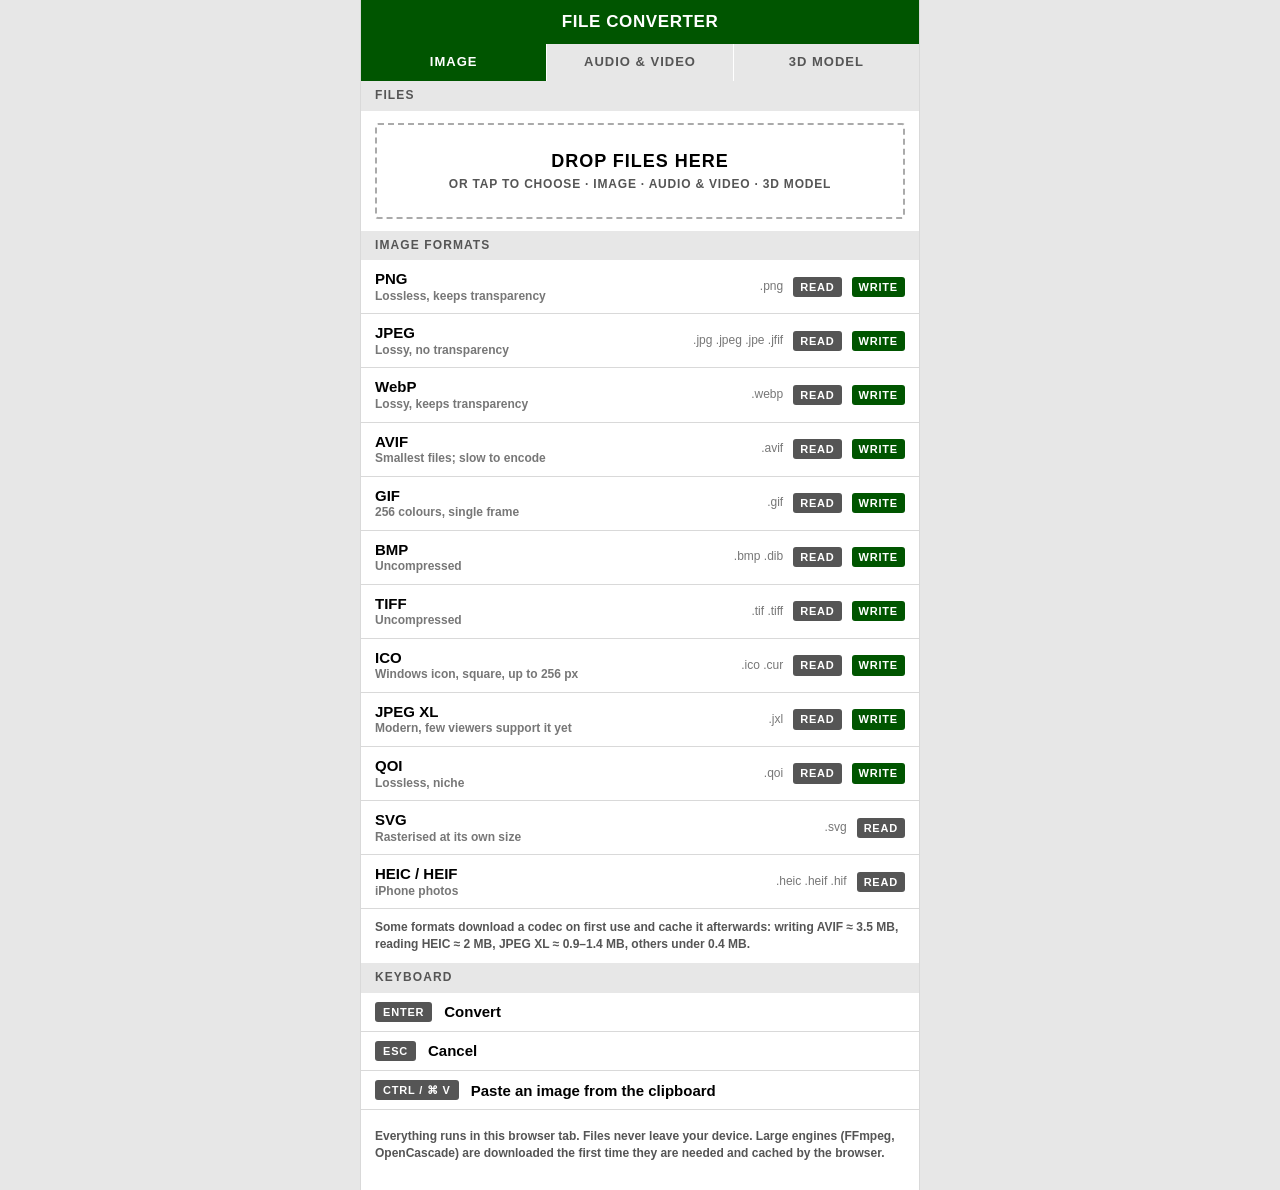
<file: file/index.html>
<!DOCTYPE html>
<html lang="en">
<head>
    <meta charset="UTF-8">
    <meta name="viewport" content="width=device-width, initial-scale=1.0, viewport-fit=cover">
    <title>File Converter</title>
    <meta name="description" content="Convert images, audio, video and 3D models entirely in the browser.">
    <meta name="robots" content="noindex, nofollow">
    <meta name="theme-color" content="#005500">
    <link rel="icon" type="image/svg+xml" href="../assets/favicon.svg">
    <link rel="stylesheet" href="style.css">
    <script type="importmap">
    {"imports":{"three":"https://cdn.jsdelivr.net/npm/three@0.186.0/build/three.module.js",
                "three/addons/":"https://cdn.jsdelivr.net/npm/three@0.186.0/examples/jsm/"}}
    </script>
</head>
<body>
    <main class="phone" id="app">
        <header class="statusbar" id="statusbar">File converter</header>
        <nav class="segments" id="domains" aria-label="File type"></nav>

        <section id="files">
            <div class="strip">
                <span>Files</span>
                <button type="button" class="strip-action" id="clear" hidden>Clear</button>
            </div>
            <button type="button" class="dropzone" id="dropzone">
                <span class="dropzone-title">Drop files here</span>
                <span class="dropzone-hint" id="dropzone-hint">or tap to choose</span>
            </button>
            <div id="file-list"></div>
        </section>

        <section id="browse" hidden></section>
        <section id="targets" hidden></section>
        <section id="settings" hidden></section>
        <div class="actions" id="actions"></div>
        <p class="footnote" id="note" hidden></p>

        <section>
            <div class="strip"><span>Keyboard</span></div>
            <div class="row keys"><kbd class="keycap">Enter</kbd><span>Convert</span></div>
            <div class="row keys"><kbd class="keycap">Esc</kbd><span>Cancel</span></div>
            <div class="row keys"><kbd class="keycap">Ctrl / &#8984; V</kbd><span>Paste an image from the clipboard</span></div>
        </section>
        <p class="footnote last">Everything runs in this browser tab. Files never leave your device. Large engines (FFmpeg, OpenCascade) are downloaded the first time they are needed and cached by the browser.</p>
    </main>
    <input type="file" id="picker" multiple hidden>
    <script type="module" src="app.js"></script>
</body>
</html>
</file>
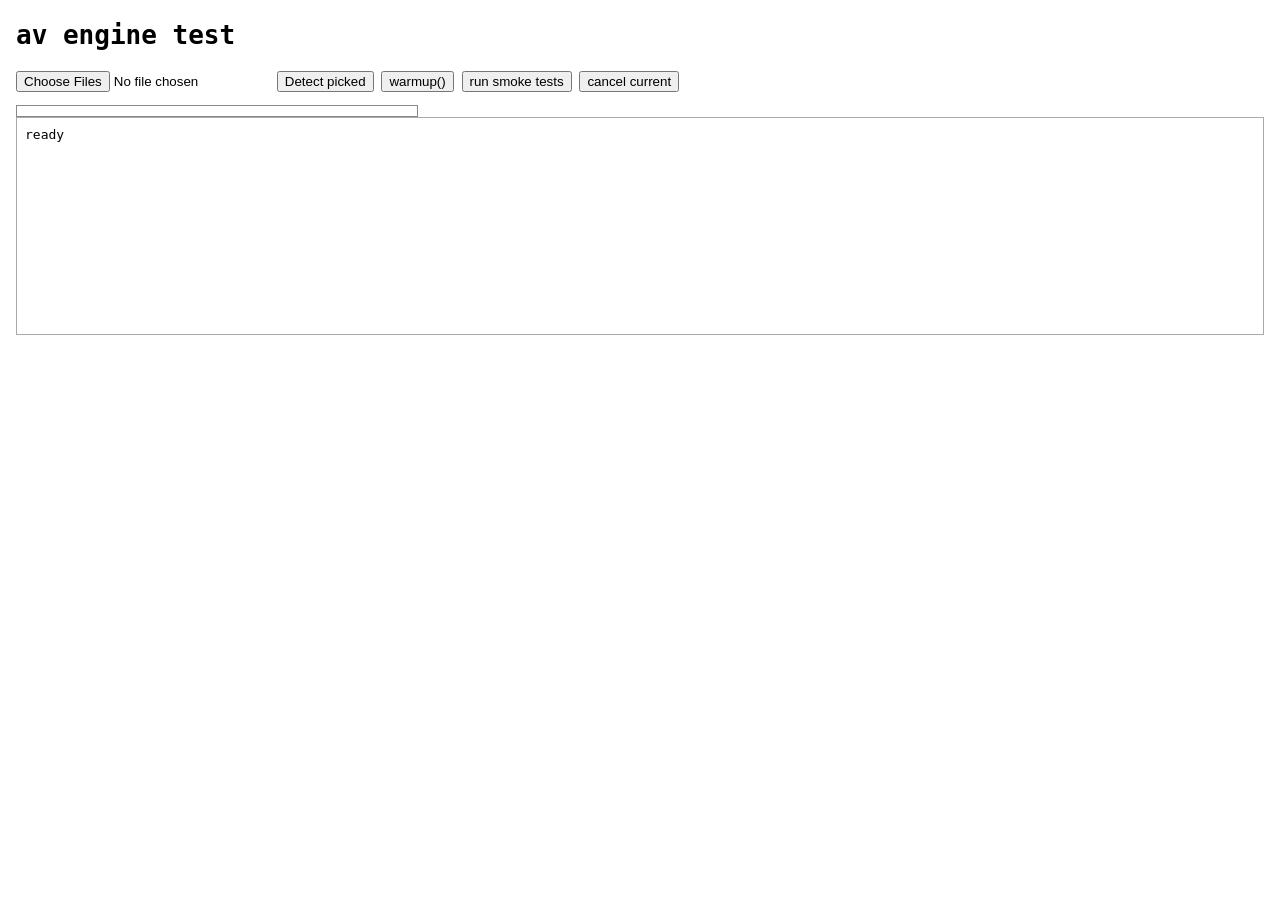
<file: file/_dev/av.html>
<!DOCTYPE html>
<html lang="en">
<head>
<meta charset="UTF-8">
<title>av engine test</title>
<script type="importmap">
{"imports":{"three":"https://cdn.jsdelivr.net/npm/three@0.186.0/build/three.module.js",
            "three/addons/":"https://cdn.jsdelivr.net/npm/three@0.186.0/examples/jsm/"}}
</script>
<style>
  body { font: 13px/1.4 ui-monospace, Menlo, monospace; margin: 16px; }
  #log { white-space: pre-wrap; border: 1px solid #aaa; padding: 8px; min-height: 200px; }
  .ok { color: #050; } .err { color: #a00; } .dim { color: #777; }
  #bar { width: 400px; height: 10px; border: 1px solid #888; } #bar > div { height: 100%; background: #4a8; width: 0; }
  #media { display: flex; gap: 8px; flex-wrap: wrap; } #media video, #media img { max-width: 320px; border: 1px solid #ccc; }
</style>
</head>
<body>
<h1>av engine test</h1>
<p><input type="file" id="pick" multiple> <button id="run">Detect picked</button>
   <button id="warm">warmup()</button> <button id="smoke">run smoke tests</button> <button id="cancel">cancel current</button></p>
<div id="bar"><div></div></div><div id="msg" class="dim"></div>
<div id="log"></div>
<div id="media"></div>
<script type="module">
  const logEl = document.getElementById('log');
  window.log = (msg, cls = '') => {
    const line = document.createElement('div');
    line.className = cls;
    line.textContent = typeof msg === 'string' ? msg : JSON.stringify(msg);
    logEl.appendChild(line);
    console.log(msg);
  };
  window.results = {};                       // stash outputs here for inspection
  window.progressLog = [];

  window.sample = async (name, type = '') => {
    const res = await fetch(`/file/_dev/samples/${name}?v=${Date.now()}`);
    if (!res.ok) throw new Error(`sample ${name}: HTTP ${res.status}`);
    return new File([await res.blob()], name, { type });
  };
  window.head = async (file) => new Uint8Array(await file.slice(0, 64).arrayBuffer());
  window.engine = (name) => import(`../engines/${name}.js?v=${Date.now()}`);
  window.eng = null;
  window.loadEngine = async () => { window.eng = await engine('av'); return Object.keys(window.eng); };

  const bar = document.querySelector('#bar > div'), msgEl = document.getElementById('msg');
  window.onProgress = (f, m) => {
    window.progressLog.push([f, m]);
    bar.style.width = (f == null ? 0 : Math.round(f * 100)) + '%';
    msgEl.textContent = (f == null ? '…' : Math.round(f * 100) + '%') + (m ? '  ' + m : '');
  };

  // Load a blob into <video>/<audio>/<img> and report what the browser sees.
  window.mediaInfo = (blob, kind = 'video', timeoutMs = 8000) => new Promise((res) => {
    const url = URL.createObjectURL(blob);
    if (kind === 'img') {
      const img = new Image();
      img.onload = () => { res({ width: img.naturalWidth, height: img.naturalHeight }); document.getElementById('media').appendChild(img); };
      img.onerror = () => res({ error: 'img decode failed' });
      img.src = url; return;
    }
    const el = document.createElement(kind);
    el.preload = 'metadata'; el.controls = true;
    const t = setTimeout(() => res({ error: 'timeout: browser did not load metadata' }), timeoutMs);
    el.onloadedmetadata = () => { clearTimeout(t); res({ duration: +el.duration.toFixed(3), width: el.videoWidth, height: el.videoHeight }); };
    el.onerror = () => { clearTimeout(t); res({ error: el.error ? `${el.error.code} ${el.error.message}` : 'unknown' }); };
    el.src = url;
    if (kind === 'video') document.getElementById('media').appendChild(el);
  });

  // Decode the whole output inside the wasm ffmpeg (-f null): proves every frame / sample is readable,
  // not just the header. Returns the highest frame= count seen in the stats lines.
  window.decodeCheck = async (blob, ext) => {
    const ff = await eng._internals.load();
    const name = `dc_${Date.now()}.${ext}`;
    await ff.writeFile(name, new Uint8Array(await blob.arrayBuffer()));
    try {
      const r = await eng._internals.exec(['-v', 'error', '-stats', '-i', name, '-f', 'null', '-']);
      let frames = -1, size = -1;
      for (const l of r.logs) { const m = /frame=\s*(\d+)/.exec(l); if (m) frames = Math.max(frames, +m[1]); const z = /size=\s*(\d+)/.exec(l); if (z) size = Math.max(size, +z[1]); }
      const errors = r.logs.filter(l => /error|invalid|corrupt|missing|failed|could not/i.test(l) && !/^Aborted/.test(l)).slice(0, 3);
      return { ret: r.ret, frames, errors };
    } finally { try { await ff.deleteFile(name); } catch {} }
  };

  // Run raw ffmpeg args against a sample: $IN / $OUT placeholders. Returns size, ms, ret, probe of $OUT.
  window.raw = async (sampleName, args, outName, { probe = true } = {}) => {
    const eng = window.eng || await loadEngine() && window.eng;
    const ff = await eng._internals.load();
    const file = await sample(sampleName);
    const inName = 'raw_in_' + sampleName;
    await ff.writeFile(inName, new Uint8Array(await file.arrayBuffer()));
    const t0 = performance.now();
    const r = await eng._internals.exec(args.map(a => a === '$IN' ? inName : a === '$OUT' ? outName : a));
    const ms = Math.round(performance.now() - t0);
    let out = null; try { out = await ff.readFile(outName); } catch {}
    try { await ff.deleteFile(inName); } catch {}
    try { await ff.deleteFile(outName); } catch {}
    const res = { ret: r.ret, ms, size: out ? out.length : 0, lastLogs: r.logs.filter(l => !/^Aborted/.test(l)).slice(-3) };
    if (out && probe) res.probe = (await eng._internals.probeBlob(new Blob([out]), outName)).summary;
    if (out) window.results['raw:' + outName] = new Blob([out]);
    return res;
  };

  window.detectAll = async (names) => {
    const eng = window.eng || await loadEngine() && window.eng;
    const out = {};
    for (const n of names) { try { const f = await sample(n); out[n] = eng.detect(f, await head(f)); } catch (e) { out[n] = 'ERR ' + e.message; } }
    return out;
  };

  window.currentCtrl = null;
  // Run one conversion; returns a serialisable summary (also stored in results[key]).
  window.conv = async (sampleName, outputId, options = {}, { probe = true, media = null, inputId = null, file = null, decode = false } = {}) => {
    const eng = window.eng || await loadEngine() && window.eng;
    file = file || await sample(sampleName);
    const inId = inputId || eng.detect(file, await head(file));
    const key = `${sampleName}->${outputId}${Object.keys(options).length ? ' ' + JSON.stringify(options) : ''}`;
    window.progressLog = [];
    const ctrl = new AbortController(); window.currentCtrl = ctrl;
    const t0 = performance.now();
    let out;
    try {
      out = await eng.convert({ file, inputId: inId, outputId, options, onProgress: window.onProgress, signal: ctrl.signal });
    } catch (e) {
      const r = { key, inputId: inId, error: String(e && e.message || e), ms: Math.round(performance.now() - t0) };
      log(`${key}: ERROR ${r.error} (${r.ms} ms)`, 'err'); window.results[key] = r; return r;
    }
    const ms = Math.round(performance.now() - t0);
    const numericProgress = window.progressLog.map(([f]) => f).filter((f) => f != null);
    const r = { key, inputId: inId, ext: out.ext, type: out.blob.type, size: out.blob.size, ms,
                progressSamples: window.progressLog.length,
                lastProgress: window.progressLog.length ? window.progressLog[window.progressLog.length - 1] : null,
                progressInRange: numericProgress.every((f) => f >= 0 && f <= 1),
                inputSize: file.size };
    if (probe) r.probe = await eng._internals.probeBlob(out.blob, 'verify.' + (out.ext || eng.formats.find(f => f.id === outputId).ext[0]));
    if (media) r.media = await mediaInfo(out.blob, media);
    if (decode) r.decode = await decodeCheck(out.blob, out.ext || eng.formats.find(f => f.id === outputId).ext[0]);
    window.results[key] = { ...r, blob: out.blob };
    log(`${key}: ${r.size} B in ${ms} ms` + (r.probe ? ` | ${r.probe.summary}` : '') + (r.media ? ` | media ${JSON.stringify(r.media)}` : '') + (r.decode ? ` | decode ${JSON.stringify(r.decode)}` : ''), r.probe && r.probe.error ? 'err' : 'ok');
    return r;
  };

  // The handoff's priority-one checks, using the locally generated samples.  This stays deliberately
  // small: it verifies the encoders the engine advertises and re-probes each actual conversion.
  window.runSmoke = async () => {
    const eng = window.eng || (await loadEngine(), window.eng);
    const encoders = await eng._internals.exec(['-hide_banner', '-encoders']);
    const muxers = await eng._internals.exec(['-hide_banner', '-formats']);
    // The wrapper does not forward `-encoders` / `-formats` listing text in every browser, but a zero
    // return confirms the commands execute.  The re-encoded matrix below is the authoritative check.
    log(`listing commands: encoders=${encoders.ret}, formats=${muxers.ret}`, encoders.ret === 0 && muxers.ret === 0 ? 'ok' : 'err');
    const results = [];
    results.push(await conv('clip.mp4', 'webm', { resolution: '480', fps: '15' }, { media: 'video', decode: true }));
    results.push(await conv('clip.mp4', 'gif', { width: '480', fps: '10' }, { media: 'img', decode: true }));
    results.push(await conv('clip.mp4', 'mp3', { bitrate: '128' }, { media: 'audio', decode: true }));
    results.push(await conv('clip.mov', 'mp4', { resolution: '480', fps: '15' }, { media: 'video', decode: true }));
    results.push(await conv('clip.mkv', 'mp4', { resolution: '480', fps: '15' }, { media: 'video', decode: true }));
    results.push(await conv('tone.wav', 'mp3', { bitrate: '128' }, { media: 'audio', decode: true }));
    results.push(await conv('tone.mp3', 'flac', {}, { media: 'audio', decode: true }));
    results.push(await conv('tone.ogg', 'opus', {}, { media: 'audio', decode: true }));
    results.push(await conv('clip.mp4', 'mp4', { mute: true, resolution: '480', fps: '15' }, { media: 'video', decode: true }));
    const bad = await sample('garbage.bin');
    results.push(await conv('garbage.bin', 'mp3', {}, { file: bad, inputId: 'mp3' }));
    setTimeout(() => document.getElementById('cancel').click(), 750);
    results.push(await conv('long.mp4', 'webm', { resolution: '480', fps: '15', reencode: true }, { media: 'video' }));
    results.push(await conv('tone.wav', 'm4a', { bitrate: '128' }, { media: 'audio', decode: true }));
    results.push(await conv('clip720.mp4', 'mp4', { resolution: '480', fps: '15', reencode: true }, { media: 'video', decode: true }));
    const complete = results.filter((r) => !r.error).length;
    const progressOk = results.filter((r) => !r.error).every((r) => r.progressInRange);
    log(`smoke complete: ${complete}/${results.length}; progress samples in range: ${progressOk}`, complete === results.length - 2 && progressOk ? 'ok' : 'err');
    return { results };
  };

  window.runMatrix = async () => {
    const eng = window.eng || (await loadEngine(), window.eng);
    const results = [];
    for (const fmt of eng.formats.filter((f) => f.write)) {
      const video = fmt.group === 'Video';
      const opts = fmt.id === 'gif'
        ? { width: '480', fps: '10' }
        : video
          ? { resolution: '480', fps: '15', reencode: true }
          : { bitrate: '128', reencode: true };
      results.push(await conv('clip.mp4', fmt.id, opts, { decode: true }));
    }
    const failed = results.filter((r) => r.error);
    log(`matrix complete: ${results.length - failed.length}/${results.length}; failures: ${failed.map((r) => r.key + ': ' + r.error).join(' | ') || 'none'}`, failed.length ? 'err' : 'ok');
    return results;
  };

  document.getElementById('run').addEventListener('click', async () => {
    try {
      const eng = window.eng || (await loadEngine(), window.eng);
      log(`formats: ${eng.formats.map(f => f.id + (f.read ? 'r' : '') + (f.write ? 'w' : '')).join(' ')}`);
      for (const file of document.getElementById('pick').files) {
        const id = eng.detect(file, await head(file));
        log(`${file.name} -> detect: ${id}`);
      }
    } catch (e) { log(String(e.stack || e), 'err'); }
  });
  document.getElementById('warm').addEventListener('click', async () => {
    const eng = window.eng || (await loadEngine(), window.eng);
    const t0 = performance.now();
    try { await eng.warmup('mp4'); log(`warmup ok in ${Math.round(performance.now() - t0)} ms`, 'ok'); }
    catch (e) { log('warmup failed: ' + (e.stack || e), 'err'); }
  });
  document.getElementById('smoke').addEventListener('click', () => window.runSmoke().catch((e) => log(String(e.stack || e), 'err')));
  document.getElementById('cancel').addEventListener('click', () => window.currentCtrl && window.currentCtrl.abort());
  log('ready');
  if (new URLSearchParams(location.search).has('smoke')) window.runSmoke().catch((e) => log(String(e.stack || e), 'err'));
  if (new URLSearchParams(location.search).has('matrix')) window.runMatrix().catch((e) => log(String(e.stack || e), 'err'));
</script>
</body>
</html>
</file>
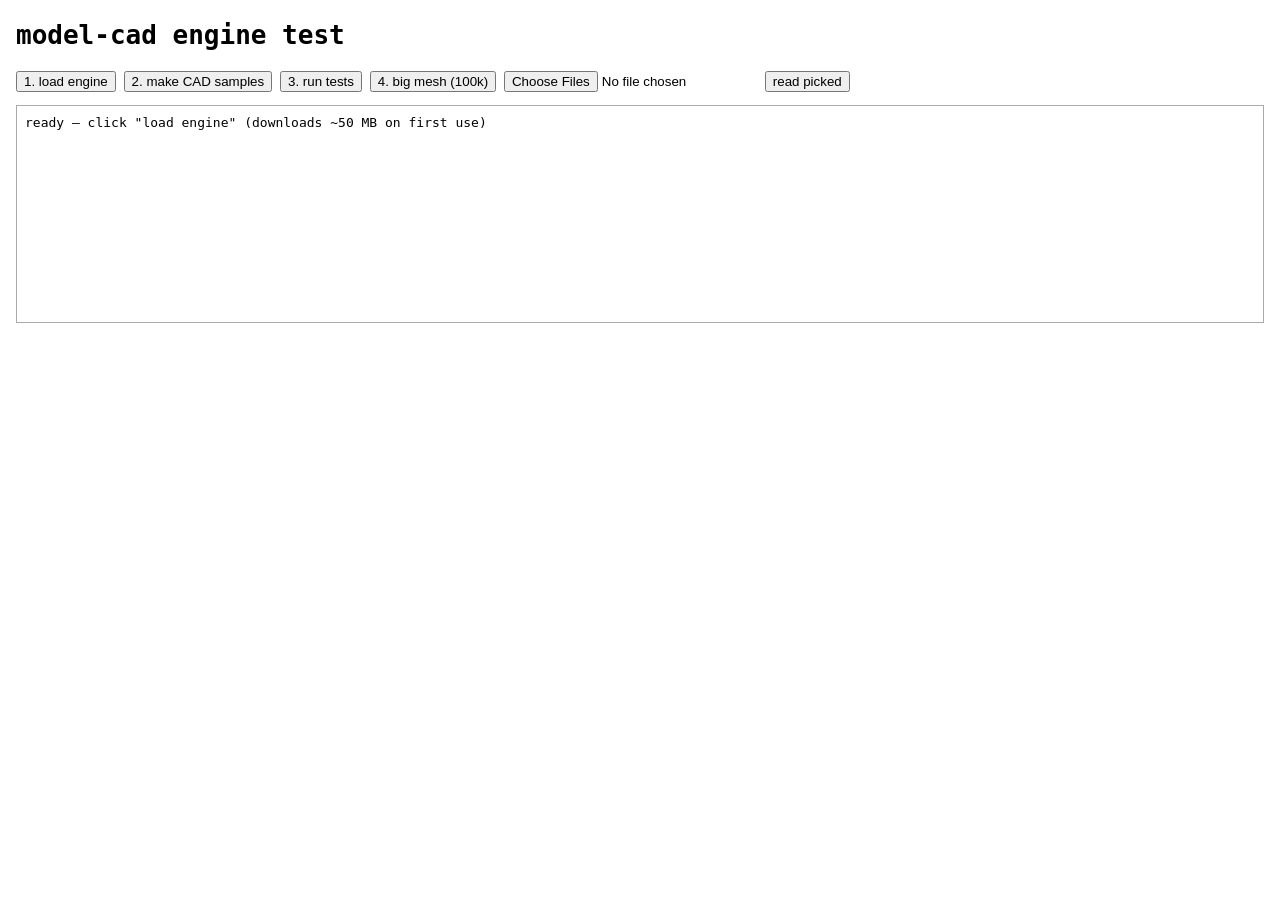
<file: file/_dev/cad.html>
<!DOCTYPE html>
<html lang="en">
<head>
<meta charset="UTF-8">
<title>model-cad engine test</title>
<script type="importmap">
{"imports":{"three":"https://cdn.jsdelivr.net/npm/three@0.186.0/build/three.module.js",
            "three/addons/":"https://cdn.jsdelivr.net/npm/three@0.186.0/examples/jsm/"}}
</script>
<style>
  body { font: 13px/1.4 ui-monospace, Menlo, monospace; margin: 16px; }
  #log { white-space: pre-wrap; border: 1px solid #aaa; padding: 8px; min-height: 200px; }
  .ok { color: #050; } .err { color: #a00; } .warn { color: #850; }
</style>
</head>
<body>
<h1>model-cad engine test</h1>
<p>
  <button id="load">1. load engine</button>
  <button id="samples">2. make CAD samples</button>
  <button id="tests">3. run tests</button>
  <button id="big">4. big mesh (100k)</button>
  <input type="file" id="pick" multiple> <button id="run">read picked</button>
</p>
<div id="log"></div>
<script type="module">
  const logEl = document.getElementById('log');
  window.log = (msg, cls = '') => {
    const line = document.createElement('div');
    line.className = cls;
    line.textContent = typeof msg === 'string' ? msg : JSON.stringify(msg);
    logEl.appendChild(line);
    console.log(msg);
  };
  window.results = {};
  window.sample = async (name, type = '') => {
    const res = await fetch(`/file/_dev/samples/${name}?v=${Date.now()}`);
    if (!res.ok) throw new Error(`sample ${name}: HTTP ${res.status}`);
    return new File([await res.blob()], name, { type });
  };
  window.head = async (file) => new Uint8Array(await file.slice(0, 64).arrayBuffer());
  const V = Date.now();
  window.engine = () => (window._engine ||= import(`../engines/model-cad.js?v=${V}`));

  // ---- helpers -------------------------------------------------------------
  const fmt = (n) => (Math.round(n * 100) / 100).toString();
  const ms = (t) => `${Math.round(t)} ms`;

  // Minimal binary STL -> MeshSet (non-indexed positions)
  window.parseStl = async (file) => {
    const buf = await file.arrayBuffer();
    const dv = new DataView(buf);
    const n = dv.getUint32(80, true);
    if (84 + n * 50 !== buf.byteLength) throw new Error(`not a binary STL: ${file.name}`);
    const positions = new Float32Array(n * 9);
    for (let i = 0, o = 84; i < n; i++, o += 50) {
      for (let k = 0; k < 9; k++) positions[i * 9 + k] = dv.getFloat32(o + 12 + k * 4, true);
    }
    return { units: 'mm', meshes: [{ name: file.name.replace(/\.stl$/i, ''), positions }] };
  };

  // Stats of a MeshSet mesh: triangle count, bbox, signed volume (positive = outward winding)
  window.meshStats = (mesh) => {
    const p = mesh.positions;
    const idx = mesh.indices || Uint32Array.from({ length: p.length / 3 }, (_, i) => i);
    const min = [Infinity, Infinity, Infinity], max = [-Infinity, -Infinity, -Infinity];
    for (let i = 0; i < p.length; i += 3) for (let a = 0; a < 3; a++) { min[a] = Math.min(min[a], p[i + a]); max[a] = Math.max(max[a], p[i + a]); }
    let vol = 0, badIdx = 0, badNormal = 0;
    for (let k = 0; k < idx.length; k += 3) {
      const a = idx[k] * 3, b = idx[k + 1] * 3, c = idx[k + 2] * 3;
      if (a + 2 >= p.length || b + 2 >= p.length || c + 2 >= p.length) { badIdx++; continue; }
      // a . (b x c) / 6
      vol += (p[a] * (p[b + 1] * p[c + 2] - p[b + 2] * p[c + 1])
            - p[a + 1] * (p[b] * p[c + 2] - p[b + 2] * p[c])
            + p[a + 2] * (p[b] * p[c + 1] - p[b + 1] * p[c])) / 6;
    }
    if (mesh.normals) {
      if (mesh.normals.length !== p.length) badNormal = -1;
      else for (let i = 0; i < mesh.normals.length; i += 3) {
        const l = Math.hypot(mesh.normals[i], mesh.normals[i + 1], mesh.normals[i + 2]);
        if (Math.abs(l - 1) > 1e-3) badNormal++;
      }
    }
    return { name: mesh.name, tris: idx.length / 3, verts: p.length / 3, bbox: [min.map(fmt), max.map(fmt)], volume: Math.round(vol), badIdx, badNormal };
  };

  window.blobText = async (blob, n = 4000) => (await blob.slice(0, n).text());
  // gzip+base64 a Blob/Uint8Array so it can be copied out through the console
  window.pack = async (data) => {
    const blob = data instanceof Blob ? data : new Blob([data]);
    const gz = await new Response(blob.stream().pipeThrough(new CompressionStream('gzip'))).arrayBuffer();
    let s = ''; const u = new Uint8Array(gz);
    for (let i = 0; i < u.length; i += 0x8000) s += String.fromCharCode.apply(null, u.subarray(i, i + 0x8000));
    return btoa(s);
  };
  const memMB = (oc) => `wasm heap ${(oc.HEAPU8.length / 1048576).toFixed(0)} MB` +
    (performance.memory ? `, js heap ${(performance.memory.usedJSHeapSize / 1048576).toFixed(0)} MB` : '');

  let lastPct = -1;
  const onProgress = (f, m) => {
    if (f === null) { log(`   … ${m}`); return; }
    const pct = Math.floor(f * 10) * 10;
    if (pct !== lastPct) { lastPct = pct; log(`   … ${pct}% ${m || ''}`); }
  };

  // ---- 1. load ---------------------------------------------------------------
  window.runLoad = async () => {
    const eng = await engine();
    log(`exports: ${Object.keys(eng).join(' ')}`);
    log(`loadNote: ${eng.loadNote}`);
    log(`cadFormats: ${eng.cadFormats.map((f) => `${f.id}[${f.ext}] ${f.read ? 'r' : ''}${f.write ? 'w' : ''} (${f.note})`).join(' | ')}`);
    const t0 = performance.now();
    const p1 = eng.warmup(); const p2 = eng.warmup();
    log(`warmup idempotent: ${p1 === p2 ? 'same promise object' : 'different promise objects (still shares the load)'}`);
    const oc = await eng.getOcc({ onProgress });
    await p1;
    const t = performance.now() - t0;
    log(`engine loaded in ${ms(t)} (loadInfo.loadMs=${eng.loadInfo.loadMs}); ${memMB(oc)}`, 'ok');
    window.oc = oc;
    return { loadMs: Math.round(t) };
  };

  // ---- 2. samples from OCC primitives ---------------------------------------
  window.makeSamples = async () => {
    const eng = await engine();
    const oc = await eng.getOcc();
    const { writeShape } = eng._internals;
    const prims = {
      box_20x30x40: () => new oc.BRepPrimAPI_MakeBox_2(20, 30, 40),
      sphere_r15: () => new oc.BRepPrimAPI_MakeSphere_1(15),
      cylinder_r10_h25: () => new oc.BRepPrimAPI_MakeCylinder_1(10, 25),
    };
    window.results.samples = {};
    for (const [name, make] of Object.entries(prims)) {
      const maker = make();
      const shape = maker.Shape();
      for (const f of ['step', 'iges', 'brep']) {
        const bytes = writeShape(oc, shape, f, name);
        const ext = f === 'iges' ? 'igs' : f;
        window.results.samples[`${name}.${ext}`] = bytes;
        log(`sample ${name}.${ext}: ${bytes.length} bytes, head: ${JSON.stringify(new TextDecoder().decode(bytes.subarray(0, 40)))}`);
      }
      shape.delete(); maker.delete();
    }
    return Object.fromEntries(Object.entries(window.results.samples).map(([k, v]) => [k, v.length]));
  };

  const fileFrom = (name, bytes, type = '') => new File([bytes], name, { type });
  const idOf = (name) => ({ step: 'step', stp: 'step', igs: 'iges', iges: 'iges', brep: 'brep' })[name.split('.').pop()];

  // ---- 3. tests ---------------------------------------------------------------
  window.runTests = async () => {
    const eng = await engine();
    const oc = await eng.getOcc();
    const summary = { pass: 0, fail: 0, lines: [] };
    const check = (cond, what) => { summary[cond ? 'pass' : 'fail']++; summary.lines.push(`${cond ? 'PASS' : 'FAIL'} ${what}`); log(`${cond ? 'PASS' : 'FAIL'} ${what}`, cond ? 'ok' : 'err'); };
    const approx = (a, b, tol) => Math.abs(a - b) <= tol;
    const expectBox = { box_20x30x40: { bbox: [[0, 0, 0], [20, 30, 40]], vol: 24000 },
                        sphere_r15: { bbox: [[-15, -15, -15], [15, 15, 15]], vol: 4 / 3 * Math.PI * 15 ** 3 },
                        cylinder_r10_h25: { bbox: [[-10, -10, 0], [10, 10, 25]], vol: Math.PI * 100 * 25 } };
    const bboxOk = (st, exp, tol = 0.05) => st.bbox[0].every((v, i) => approx(+v, exp[0][i], tol)) && st.bbox[1].every((v, i) => approx(+v, exp[1][i], tol));

    if (!window.results.samples) await makeSamples();

    // A. readCad on every generated sample
    for (const [name, bytes] of Object.entries(window.results.samples)) {
      const base = name.replace(/\.[^.]+$/, '');
      const exp = expectBox[base];
      try {
        const t0 = performance.now();
        const ms0 = await eng.readCad(fileFrom(name, bytes), idOf(name), { deflection: 0.1, onProgress });
        const t = performance.now() - t0;
        const st = ms0.meshes.map(meshStats);
        log(`readCad ${name}: ${ms(t)}, units=${ms0.units}, meshes=${ms0.meshes.length} ${JSON.stringify(st)}`);
        const s = st[0];
        check(ms0.meshes.length === 1 && s.name === 'Body1', `${name}: one mesh named Body1`);
        check(bboxOk(s, exp.bbox, base === 'box_20x30x40' ? 0.01 : 0.11), `${name}: bbox ${JSON.stringify(s.bbox)} ≈ ${JSON.stringify(exp.bbox)} (within deflection)`);
        check(s.volume > 0 && approx(s.volume, exp.vol, exp.vol * 0.02), `${name}: signed volume ${s.volume} ≈ ${Math.round(exp.vol)} (outward winding)`);
        check(s.badIdx === 0 && s.badNormal === 0, `${name}: indices in range, unit normals`);
        if (base === 'box_20x30x40') check(s.tris === 12, `${name}: box tessellates to 12 triangles (got ${s.tris})`);
        window.results[`read_${name}`] = ms0;
      } catch (e) { check(false, `readCad ${name} threw: ${e.message}`); console.error(e); }
    }

    // A2. deflection option changes density
    try {
      const bytes = window.results.samples['sphere_r15.step'];
      const coarse = await eng.readCad(fileFrom('sphere_r15.step', bytes), 'step', { deflection: 1 });
      const fine = await eng.readCad(fileFrom('sphere_r15.step', bytes), 'step', { deflection: 0.01 });
      const c = meshStats(coarse.meshes[0]).tris, f = meshStats(fine.meshes[0]).tris;
      check(c < f, `deflection option: coarse ${c} tris < fine ${f} tris`);
    } catch (e) { check(false, `deflection option threw: ${e.message}`); }

    // B. writeCad from STL cube -> STEP/IGES/BREP, then re-read
    try {
      const cubeSet = await parseStl(await sample('cube_20x30x40.stl'));
      for (const f of ['step', 'iges', 'brep']) {
        const t0 = performance.now();
        const out = await eng.writeCad(cubeSet, f, { onProgress, fileName: 'cube_20x30x40' });
        const t = performance.now() - t0;
        const head = await blobText(out.blob, 400);
        log(`writeCad cube -> ${f}: ${ms(t)}, ${out.blob.size} bytes, stats=${JSON.stringify(out.stats)}`);
        log(`   head: ${JSON.stringify(head.slice(0, 120))}`);
        window.results[`cube_${f}`] = out.blob;
        if (f === 'step') {
          const text = await out.blob.text();
          check(text.startsWith('ISO-10303-21'), 'cube STEP starts with ISO-10303-21');
          check(text.includes('MANIFOLD_SOLID_BREP'), 'cube STEP contains MANIFOLD_SOLID_BREP (watertight -> solid)');
        }
        if (f === 'brep') check(head.startsWith('DBRep_DrawableShape'), 'cube BREP starts with DBRep_DrawableShape');
        if (f === 'iges') check(head.length >= 80 && head[72] === 'S', 'cube IGES has an S start section in column 73');
        check(out.stats.meshes[0].solids === 1 && out.stats.meshes[0].skipped === 0, `cube ${f}: 1 solid, 0 skipped triangles`);
        const back = await eng.readCad(fileFrom(`cube.${f}`, new Uint8Array(await out.blob.arrayBuffer())), f, {});
        const st = meshStats(back.meshes[0]);
        log(`   re-read ${f}: meshes=${back.meshes.length} ${JSON.stringify(st)}`);
        check(back.meshes.length === 1 && st.tris === 12, `cube ${f} round-trip: 12 triangles (got ${st.tris})`);
        check(bboxOk(st, [[0, 0, 0], [20, 30, 40]]), `cube ${f} round-trip: bbox ${JSON.stringify(st.bbox)}`);
        check(approx(st.volume, 24000, 1), `cube ${f} round-trip: volume ${st.volume} (outward)`);
      }
    } catch (e) { check(false, `cube writeCad threw: ${e.message}`); console.error(e); }

    // C. sphere 1k and 10k -> STEP, timing + round trip
    for (const n of ['1k', '10k']) {
      try {
        const set = await parseStl(await sample(`sphere_r15_${n}.stl`));
        const nTri = set.meshes[0].positions.length / 9;
        const t0 = performance.now();
        const out = await eng.writeCad(set, 'step', { onProgress });
        const t = performance.now() - t0;
        const s = out.stats.meshes[0];
        log(`writeCad sphere ${n} (${nTri} tris) -> STEP: total ${ms(t)} [build ${ms(s.buildMs)}, sew ${ms(s.sewMs)} (sewn=${s.sewn}), write ${ms(out.stats.writeMs)}], ${(out.blob.size / 1048576).toFixed(1)} MB, verts=${s.vertices} comps=${s.components} closed=${s.closed} solids=${s.solids} shells=${s.shells} skipped=${s.skipped} flipped=${s.flipped}; ${memMB(oc)}`);
        window.results[`sphere_${n}_timing`] = { nTri, totalMs: Math.round(t), buildMs: Math.round(s.buildMs), sewMs: Math.round(s.sewMs), writeMs: Math.round(out.stats.writeMs), bytes: out.blob.size };
        check(s.solids === 1, `sphere ${n} STEP: sewn into 1 solid`);
        const text = await out.blob.text();
        check(text.includes('MANIFOLD_SOLID_BREP'), `sphere ${n} STEP contains MANIFOLD_SOLID_BREP`);
        const t1 = performance.now();
        const back = await eng.readCad(fileFrom('s.step', new Uint8Array(await out.blob.arrayBuffer())), 'step', {});
        const st = meshStats(back.meshes[0]);
        log(`   re-read: ${ms(performance.now() - t1)} ${JSON.stringify(st)}`);
        check(st.tris === nTri, `sphere ${n} STEP round-trip: ${st.tris} triangles == ${nTri}`);
        check(bboxOk(st, [[-15, -15, -15], [15, 15, 15]], 0.2), `sphere ${n} round-trip bbox ${JSON.stringify(st.bbox)}`);
        check(st.volume > 0 && approx(st.volume, 4 / 3 * Math.PI * 15 ** 3, 4 / 3 * Math.PI * 15 ** 3 * 0.05), `sphere ${n} round-trip volume ${st.volume} > 0 (outward)`);
      } catch (e) { check(false, `sphere ${n} writeCad threw: ${e.message}`); console.error(e); }
    }

    // D. two bodies + degenerate triangle
    try {
      const set = await parseStl(await sample('two_bodies_degenerate.stl'));
      const out = await eng.writeCad(set, 'step', {});
      const s = out.stats.meshes[0];
      log(`two_bodies_degenerate -> STEP: ${JSON.stringify(out.stats)}`);
      check(s.skipped === 1, `two bodies: 1 degenerate triangle skipped (got ${s.skipped})`);
      check(s.solids === 2, `two bodies: 2 solids (got ${s.solids})`);
      const back = await eng.readCad(fileFrom('t.step', new Uint8Array(await out.blob.arrayBuffer())), 'step', {});
      const st = back.meshes.map(meshStats);
      log(`   re-read: ${JSON.stringify(st)}`);
      check(back.meshes.length === 2 && st[0].name === 'Body1' && st[1].name === 'Body2', `two bodies re-read as Body1 + Body2 (got ${back.meshes.length})`);
      check(st.every((x) => x.volume > 0), 'both bodies wound outward');
    } catch (e) { check(false, `two bodies threw: ${e.message}`); console.error(e); }

    // D1. winding robustness: fully inverted cube (fixed by the volume sign), and
    //     every other triangle flipped (falls back to sewing)
    try {
      const cube = await parseStl(await sample('cube_20x30x40.stl'));
      const inv = new Float32Array(cube.meshes[0].positions);
      for (let t = 0; t < inv.length; t += 9) for (let k = 0; k < 3; k++) { const x = inv[t + 3 + k]; inv[t + 3 + k] = inv[t + 6 + k]; inv[t + 6 + k] = x; }
      const out = await eng.writeCad({ units: 'mm', meshes: [{ name: 'inverted', positions: inv }] }, 'brep', {});
      const s = out.stats.meshes[0];
      const back = await eng.readCad(fileFrom('i.brep', new Uint8Array(await out.blob.arrayBuffer())), 'brep', {});
      const st = meshStats(back.meshes[0]);
      check(s.flipped === 1 && s.solids === 1 && s.sewn === 0 && st.volume === 24000, `inverted cube: flipped=${s.flipped} solids=${s.solids} sewn=${s.sewn}, re-read volume ${st.volume}`);
      const mixed = new Float32Array(cube.meshes[0].positions);
      for (let t = 0; t < mixed.length; t += 18) for (let k = 0; k < 3; k++) { const x = mixed[t + 3 + k]; mixed[t + 3 + k] = mixed[t + 6 + k]; mixed[t + 6 + k] = x; }
      const out2 = await eng.writeCad({ units: 'mm', meshes: [{ name: 'mixed', positions: mixed }] }, 'brep', {});
      const s2 = out2.stats.meshes[0];
      const back2 = await eng.readCad(fileFrom('m.brep', new Uint8Array(await out2.blob.arrayBuffer())), 'brep', {});
      const st2 = meshStats(back2.meshes[0]);
      check(s2.sewn === 1 && s2.solids === 1 && st2.volume === 24000, `mixed-winding cube: sewn=${s2.sewn} solids=${s2.solids}, re-read volume ${st2.volume} (sewing fallback)`);
      // open surface (cube minus its top) -> shell, not solid
      const open = cube.meshes[0].positions.subarray(0, 10 * 9);
      const out3 = await eng.writeCad({ units: 'mm', meshes: [{ name: 'open', positions: open }] }, 'step', {});
      const s3 = out3.stats.meshes[0];
      const text3 = await out3.blob.text();
      check(s3.solids === 0 && s3.shells === 1 && !text3.includes('MANIFOLD_SOLID_BREP') && text3.includes('SHELL_BASED_SURFACE_MODEL'), `open mesh: solids=${s3.solids} shells=${s3.shells}, STEP has SHELL_BASED_SURFACE_MODEL`);
    } catch (e) { check(false, `winding tests threw: ${e.message}`); console.error(e); }

    // D2. multi-mesh MeshSet -> compound
    try {
      const a = await parseStl(await sample('cube_20x30x40.stl'));
      const b = await parseStl(await sample('sphere_r15_1k.stl'));
      const set = { units: 'mm', meshes: [a.meshes[0], b.meshes[0]] };
      const out = await eng.writeCad(set, 'brep', {});
      const back = await eng.readCad(fileFrom('m.brep', new Uint8Array(await out.blob.arrayBuffer())), 'brep', {});
      check(back.meshes.length === 2, `MeshSet with 2 meshes -> BREP -> 2 bodies (got ${back.meshes.length})`);
    } catch (e) { check(false, `multi-mesh threw: ${e.message}`); console.error(e); }

    // E. convertCad chain: box STEP -> IGES -> BREP -> STEP
    try {
      let cur = fileFrom('box_20x30x40.step', window.results.samples['box_20x30x40.step']);
      const chain = [['step', 'iges'], ['iges', 'brep'], ['brep', 'step'], ['step', 'step']];
      for (const [from, to] of chain) {
        const t0 = performance.now();
        const out = await eng.convertCad(cur, from, to, {});
        const head = await blobText(out.blob, 100);
        log(`convertCad ${from} -> ${to}: ${ms(performance.now() - t0)}, ${out.blob.size} bytes, head ${JSON.stringify(head.slice(0, 40))}`);
        cur = fileFrom(`box.${to}`, new Uint8Array(await out.blob.arrayBuffer()));
        const back = await eng.readCad(cur, to, {});
        const st = meshStats(back.meshes[0]);
        check(bboxOk(st, [[0, 0, 0], [20, 30, 40]]) && st.tris === 12, `convertCad ${from}->${to}: box survives (12 tris, bbox ${JSON.stringify(st.bbox)})`);
        if (to === 'step') { const text = await out.blob.text(); check(text.startsWith('ISO-10303-21'), `convertCad ${from}->${to}: ISO-10303-21 header`); }
      }
    } catch (e) { check(false, `convertCad chain threw: ${e.message}`); console.error(e); }

    // F. garbage / empty inputs
    const garbage = new Uint8Array(3000); for (let i = 0; i < garbage.length; i++) garbage[i] = (i * 7919 + 13) & 0xff;
    for (const [name, bytes, id] of [['garbage.step', garbage, 'step'], ['garbage.igs', garbage, 'iges'], ['garbage.brep', garbage, 'brep'],
                                     ['text.step', new TextEncoder().encode('hello world\nthis is not a step file\n'), 'step'], ['empty.step', new Uint8Array(0), 'step']]) {
      try {
        await eng.readCad(fileFrom(name, bytes), id, {});
        check(false, `${name}: should have thrown`);
      } catch (e) {
        check(e instanceof Error && /could not read|empty|no geometry/i.test(e.message), `${name}: readable error "${e.message}"`);
      }
    }
    try { await eng.writeCad({ units: 'mm', meshes: [] }, 'step', {}); check(false, 'empty MeshSet should throw'); }
    catch (e) { check(/no triangles/i.test(e.message), `empty MeshSet: "${e.message}"`); }
    try { await eng.writeCad({ units: 'mm', meshes: [{ name: 'x', positions: new Float32Array([0, 0, 0, 1, 0, 0, 2, 0, 0]) }] }, 'step', {}); check(false, 'all-degenerate should throw'); }
    catch (e) { check(/degenerate|usable/i.test(e.message), `all-degenerate mesh: "${e.message}"`); }

    // G. engine still healthy afterwards
    try {
      const ms0 = await eng.readCad(fileFrom('box.step', window.results.samples['box_20x30x40.step']), 'step', {});
      check(meshStats(ms0.meshes[0]).tris === 12, `engine healthy after errors; ${memMB(oc)}`);
    } catch (e) { check(false, `post-error read threw: ${e.message}`); }

    log(`SUMMARY: ${summary.pass} passed, ${summary.fail} failed`, summary.fail ? 'err' : 'ok');
    window.results.summary = summary;
    return summary;
  };

  // ---- 4. big mesh timing --------------------------------------------------------
  window.runBig = async (name = 'sphere_r15_100k.stl', fmt = 'step', opts = {}) => {
    const eng = await engine();
    const oc = await eng.getOcc();
    const set = await parseStl(await sample(name));
    const nTri = set.meshes[0].positions.length / 9;
    log(`big: ${name} ${nTri} tris -> ${fmt} (${JSON.stringify(opts)}); ${memMB(oc)}`);
    const t0 = performance.now();
    const out = await eng.writeCad(set, fmt, { onProgress, ...opts });
    const t = performance.now() - t0;
    const s = out.stats.meshes[0];
    const r = { name, fmt, nTri, totalMs: Math.round(t), buildMs: Math.round(s.buildMs), sewMs: Math.round(s.sewMs), writeMs: Math.round(out.stats.writeMs), MB: +(out.blob.size / 1048576).toFixed(1), solids: s.solids, shells: s.shells, skipped: s.skipped, sewn: s.sewn, heapMB: Math.round(oc.HEAPU8.length / 1048576) };
    log(`big result: ${JSON.stringify(r)}`, 'ok');
    const t1 = performance.now();
    const back = await eng.readCad(fileFrom(`big.${fmt}`, new Uint8Array(await out.blob.arrayBuffer())), fmt, {});
    const st = meshStats(back.meshes[0]);
    r.rereadMs = Math.round(performance.now() - t1); r.reread = st;
    log(`big re-read: ${ms(r.rereadMs)} ${JSON.stringify(st)}; ${memMB(oc)}`);
    window.results.big = r;
    return r;
  };

  document.getElementById('load').addEventListener('click', () => runLoad().catch((e) => log(String(e.stack || e), 'err')));
  document.getElementById('samples').addEventListener('click', () => makeSamples().catch((e) => log(String(e.stack || e), 'err')));
  document.getElementById('tests').addEventListener('click', () => runTests().catch((e) => log(String(e.stack || e), 'err')));
  document.getElementById('big').addEventListener('click', () => runBig().catch((e) => log(String(e.stack || e), 'err')));
  document.getElementById('run').addEventListener('click', async () => {
    try {
      const eng = await engine();
      for (const file of document.getElementById('pick').files) {
        const id = eng.detectCad(file, await head(file));
        log(`${file.name} -> detectCad: ${id}`);
        if (id) { const m = await eng.readCad(file, id, { onProgress }); log(JSON.stringify(m.meshes.map(meshStats))); }
      }
    } catch (e) { log(String(e.stack || e), 'err'); }
  });
  log('ready — click "load engine" (downloads ~50 MB on first use)');
</script>
</body>
</html>
</file>
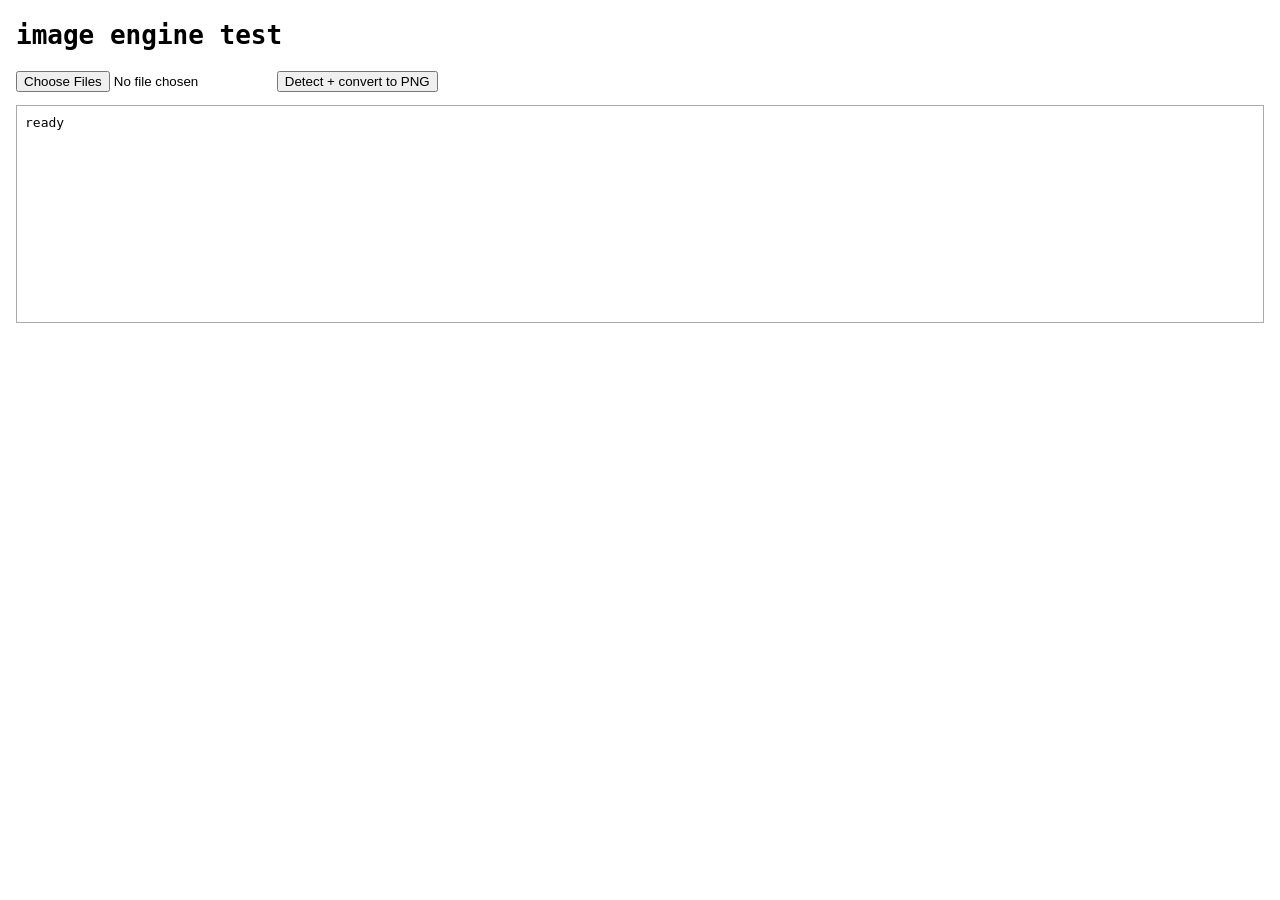
<file: file/_dev/image.html>
<!DOCTYPE html>
<html lang="en">
<head>
<meta charset="UTF-8">
<title>image engine test</title>
<script type="importmap">
{"imports":{"three":"https://cdn.jsdelivr.net/npm/three@0.186.0/build/three.module.js",
            "three/addons/":"https://cdn.jsdelivr.net/npm/three@0.186.0/examples/jsm/"}}
</script>
<style>
  body { font: 13px/1.4 ui-monospace, Menlo, monospace; margin: 16px; }
  #log { white-space: pre-wrap; border: 1px solid #aaa; padding: 8px; min-height: 200px; }
  .ok { color: #050; } .err { color: #a00; }
  img, canvas { max-width: 200px; border: 1px solid #ccc; margin: 4px; vertical-align: top; background: repeating-conic-gradient(#ddd 0 25%, #fff 0 50%) 0 0/16px 16px; }
</style>
</head>
<body>
<h1>image engine test</h1>
<p><input type="file" id="pick" multiple> <button id="run">Detect + convert to PNG</button></p>
<div id="log"></div>
<div id="gallery"></div>
<script type="module">
  const logEl = document.getElementById('log');
  window.log = (msg, cls = '') => {
    const line = document.createElement('div');
    line.className = cls;
    line.textContent = typeof msg === 'string' ? msg : JSON.stringify(msg);
    logEl.appendChild(line);
    console.log(msg);
  };
  window.results = {};
  window.rows = [];

  window.sample = async (name, type = '') => {
    const res = await fetch(`/file/_dev/samples/${name}?v=${Date.now()}`);
    if (!res.ok) throw new Error(`sample ${name}: HTTP ${res.status}`);
    return new File([await res.blob()], name, { type });
  };
  window.head = async (file) => new Uint8Array(await file.slice(0, 64).arrayBuffer());
  window.engine = (name = 'image') => import(`../engines/${name}.js?v=${Date.now()}`);
  let engP = null;
  window.eng = () => (engP ||= engine('image'));
  window.reload = () => { engP = null; return eng(); };

  // Upload an output blob to the scratch sink so it can be checked with ffmpeg/sips.
  window.upload = async (name, blob) => {
    try { const r = await fetch('http://127.0.0.1:8766/' + name, { method: 'PUT', body: blob }); return r.ok; }
    catch (e) { return false; }
  };

  const MAGIC = {
    png: [0x89,0x50,0x4e,0x47], jpeg: [0xff,0xd8,0xff], gif: [0x47,0x49,0x46,0x38], bmp: [0x42,0x4d],
    webp: [0x52,0x49,0x46,0x46], tiff: [0x4d,0x4d,0x00,0x2a], ico: [0,0,1,0], qoi: [0x71,0x6f,0x69,0x66],
    avif: null, jxl: null,
  };
  function magicOk(id, u8) {
    if (id === 'avif') return String.fromCharCode(...u8.slice(4, 8)) === 'ftyp' && /avif|avis/.test(String.fromCharCode(...u8.slice(8, 32)));
    if (id === 'jxl') return (u8[0] === 0xff && u8[1] === 0x0a) || (u8[0] === 0 && u8[1] === 0 && u8[2] === 0 && u8[3] === 0x0c && u8[4] === 0x4a);
    const m = MAGIC[id]; return m.every((b, i) => u8[i] === b);
  }

  // Draw a decodable blob into a canvas and return dims + corner pixels.
  async function pixelsOf(blob) {
    const bmp = await createImageBitmap(blob);
    const c = document.createElement('canvas'); c.width = bmp.width; c.height = bmp.height;
    const ctx = c.getContext('2d'); ctx.drawImage(bmp, 0, 0);
    const px = (x, y) => Array.from(ctx.getImageData(x, y, 1, 1).data);
    const w = bmp.width, h = bmp.height;
    const out = { w, h, TL: px(4, 4), TR: px(w - 5, 4), BL: px(4, h - 5), BR: px(w - 5, h - 5), C: px(w >> 1, h >> 1) };
    bmp.close();
    return { info: out, canvas: c };
  }

  // Re-decode an output: natively where Chrome can, otherwise through the engine (→ PNG) as a second opinion.
  window.verify = async (blob, outputId) => {
    const u8 = new Uint8Array(await blob.slice(0, 32).arrayBuffer());
    const magic = magicOk(outputId, u8);
    const nativeIds = new Set(['png', 'jpeg', 'gif', 'bmp', 'webp', 'ico', 'avif']);
    let via = 'native';
    let target = blob;
    if (!nativeIds.has(outputId)) {
      via = 'engine';
      const e = await eng();
      const f = new File([blob], 'out.' + outputId);
      const id = e.detect(f, await head(f));
      if (id !== outputId) throw new Error(`re-detect gave ${id}`);
      target = (await e.convert({ file: f, inputId: id, outputId: 'png', options: {} })).blob;
    }
    const { info, canvas } = await pixelsOf(target);
    return { magic, via, ...info, canvas };
  };

  window.convertOne = async (inputName, outputId, options = {}, opts = {}) => {
    const e = await eng();
    const file = await sample(inputName, opts.type || '');
    const inputId = e.detect(file, await head(file));
    const t0 = performance.now();
    const msgs = [];
    const ac = new AbortController();
    if (opts.abortAfter) setTimeout(() => ac.abort(), opts.abortAfter);
    const { blob, ext } = await e.convert({ file, inputId, outputId, options, onProgress: (f, m) => msgs.push([f, m]), signal: ac.signal });
    const ms = Math.round(performance.now() - t0);
    const outName = `${inputName.replace(/\W/g, '_')}__${JSON.stringify(options).replace(/\W/g, '')}.${ext || e.formats.find(f => f.id === outputId).ext[0]}`;
    const v = await verify(blob, outputId);
    const uploaded = await upload(outName, blob);
    const row = { input: inputName, inputId, output: outputId, options, ms, size: blob.size, type: blob.type, uploaded: uploaded ? outName : false, ...v, canvas: undefined };
    window.results[outName] = blob;
    document.getElementById('gallery').appendChild(v.canvas);
    v.canvas.title = outName;
    return row;
  };

  window.runMatrix = async (inputs, outputs, options = {}, opts = {}) => {
    const rows = [];
    for (const i of inputs) for (const o of outputs) {
      try {
        const r = await convertOne(i, o, options, opts);
        rows.push(r); window.rows.push(r);
        log(`OK ${i} -> ${o} ${r.w}x${r.h} ${r.size}B ${r.ms}ms magic=${r.magic} via=${r.via} TL=${r.TL} TR=${r.TR}`, 'ok');
      } catch (err) {
        const r = { input: i, output: o, options, error: String(err && err.message || err) };
        rows.push(r); window.rows.push(r);
        log(`ERR ${i} -> ${o}: ${r.error}`, 'err');
      }
    }
    window.lastMatrix = rows;
    return rows;
  };

  window.detectAll = async (names) => {
    const e = await eng();
    const out = {};
    for (const n of names) { const f = await sample(n); out[n] = e.detect(f, await head(f)); }
    return out;
  };

  document.getElementById('run').addEventListener('click', async () => {
    try {
      const e = await eng();
      log(`formats: ${e.formats.map(f => f.id + (f.read ? 'r' : '') + (f.write ? 'w' : '')).join(' ')}`);
      for (const file of document.getElementById('pick').files) {
        const id = e.detect(file, await head(file));
        log(`${file.name} -> detect: ${id}`);
        const { blob } = await e.convert({ file, inputId: id, outputId: 'png', options: {}, onProgress: (f, m) => log(`  progress ${f} ${m || ''}`) });
        const v = await verify(blob, 'png');
        log(`  -> png ${v.w}x${v.h} ${blob.size}B`, 'ok');
        document.getElementById('gallery').appendChild(v.canvas);
      }
    } catch (e) { log(String(e.stack || e), 'err'); }
  });
  log('ready');
</script>
</body>
</html>
</file>
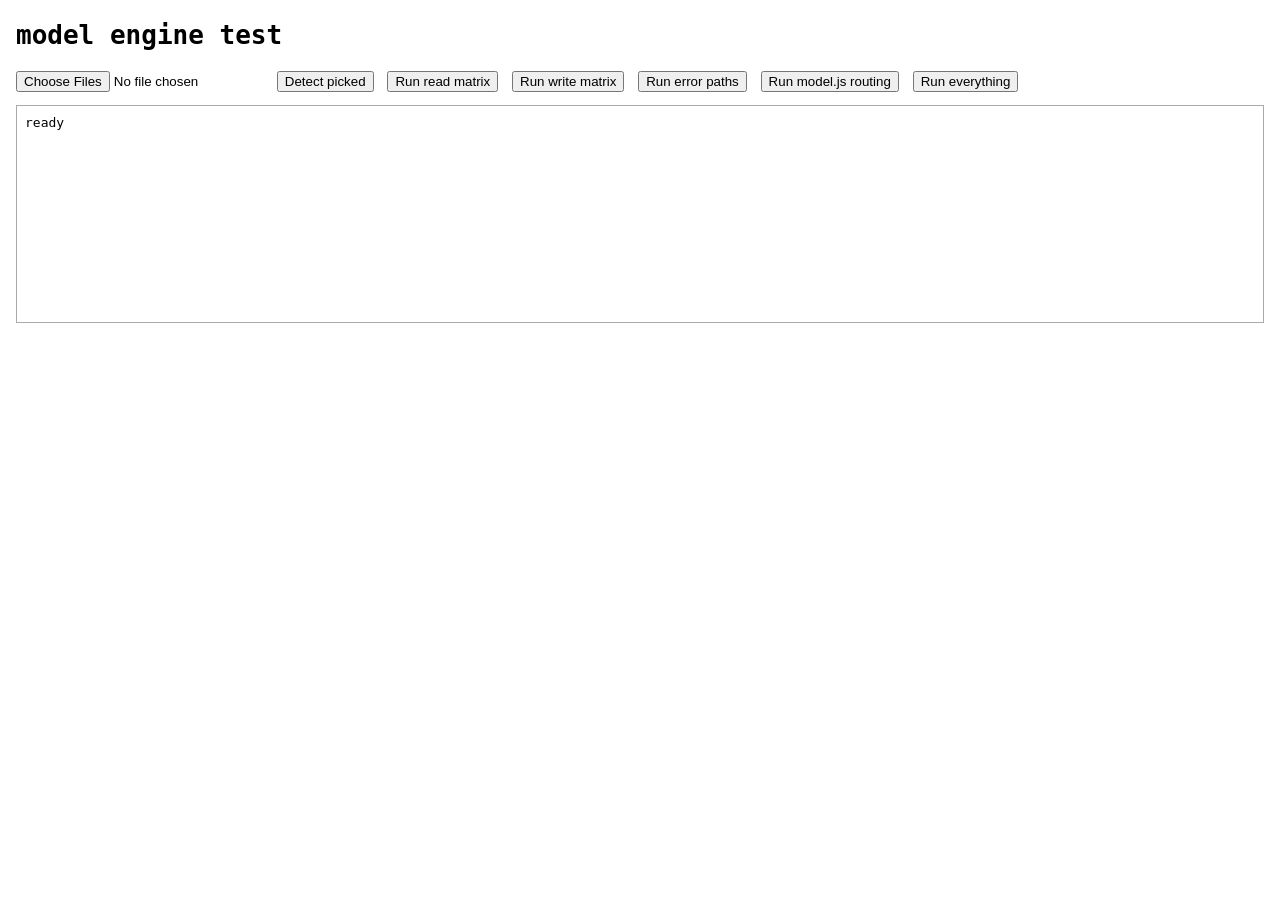
<file: file/_dev/model.html>
<!DOCTYPE html>
<html lang="en">
<head>
<meta charset="UTF-8">
<title>model engine test</title>
<script type="importmap">
{"imports":{"three":"https://cdn.jsdelivr.net/npm/three@0.186.0/build/three.module.js",
            "three/addons/":"https://cdn.jsdelivr.net/npm/three@0.186.0/examples/jsm/"}}
</script>
<style>
  body { font: 13px/1.4 ui-monospace, Menlo, monospace; margin: 16px; }
  #log { white-space: pre-wrap; border: 1px solid #aaa; padding: 8px; min-height: 200px; }
  .ok { color: #050; } .err { color: #a00; } .warn { color: #850; }
  button { margin-right: 6px; }
</style>
</head>
<body>
<h1>model engine test</h1>
<p>
  <input type="file" id="pick" multiple>
  <button id="run">Detect picked</button>
  <button id="matrix">Run read matrix</button>
  <button id="write">Run write matrix</button>
  <button id="errors">Run error paths</button>
  <button id="routing">Run model.js routing</button>
  <button id="all">Run everything</button>
</p>
<div id="log"></div>
<script type="module">
  const logEl = document.getElementById('log');
  window.log = (msg, cls = '') => {
    const line = document.createElement('div');
    line.className = cls;
    line.textContent = typeof msg === 'string' ? msg : JSON.stringify(msg);
    logEl.appendChild(line);
    console.log(msg);
  };
  window.results = {};

  window.sample = async (name, type = '') => {
    const res = await fetch(`/file/_dev/samples/${name}?v=${Date.now()}`);
    if (!res.ok) throw new Error(`sample ${name}: HTTP ${res.status}`);
    return new File([await res.blob()], name, { type });
  };
  window.head = async (file) => new Uint8Array(await file.slice(0, 64).arrayBuffer());
  window.engine = (name) => import(`../engines/${name}.js?v=${Date.now()}`);

  // Expected geometry per sample (triangles, bbox min/max) -----------------
  const CUBE = { tris: 12, min: [-5, -5, -5], max: [5, 5, 5] };
  const TORUS = { tris: 4096, min: [-26, -26, -6], max: [26, 26, 6] };
  // The DAE samples declare meter=0.001 and Z_UP and cube.usda declares metersPerUnit=0.001:
  // the engine undoes the loaders' root scaling/rotation, so raw coordinates come back (units 'mm').
  const CUBE_DAE = CUBE;
  const TORUS_DAE = TORUS;
  const BOX = { tris: 12, min: [-0.5, -0.5, -0.5], max: [0.5, 0.5, 0.5] };
  const TWO = { tris: 4108, min: [-5, -26, -6], max: [66, 26, 6] };
  window.READ_SAMPLES = {
    'cube.stl': CUBE, 'cube_ascii.stl': CUBE, 'cube.obj': CUBE, 'cube.ply': CUBE, 'cube.amf': CUBE,
    'cube.dae': CUBE_DAE, 'cube.wrl': CUBE, 'cube.3mf': CUBE, 'cube.fbx': CUBE, 'cube.glb': CUBE,
    'cube.gltf': CUBE, 'cube.usdz': CUBE,
    'torus.stl': TORUS, 'torus_ascii.stl': TORUS, 'torus.obj': TORUS, 'torus.ply': TORUS, 'torus.amf': TORUS,
    'torus.dae': TORUS_DAE, 'torus.wrl': TORUS, 'torus.3mf': TORUS, 'torus.fbx': TORUS, 'torus.glb': TORUS,
    'torus.gltf': TORUS, 'torus.usdz': TORUS,
    'threejs_vCube.fbx': null, 'threejs_monkey.fbx': null, 'threejs_morph_test.fbx': null, 'threejs_RotationTest.fbx': null,
    'torus_200k.stl': { tris: 200000, min: [-26, -26, -6], max: [26, 26, 6] },
    'two_bodies.obj': TWO, 'two_bodies.3mf': TWO, 'cube.usda': CUBE, 'cube_ktx2.glb': CUBE, 'box_draco.glb': BOX,
  };
  window.ERROR_SAMPLES = [
    ['garbage.bin', 'stl'], ['garbage.bin', 'obj'], ['garbage.bin', 'ply'], ['garbage.bin', 'glb'], ['garbage.bin', 'gltf'],
    ['garbage.bin', '3mf'], ['garbage.bin', 'amf'], ['garbage.bin', 'dae'], ['garbage.bin', 'fbx'], ['garbage.bin', 'wrl'],
    ['garbage.bin', 'usdz'], ['garbage.bin', 'usd'],
    ['garbage.txt', 'stl'], ['garbage.txt', 'obj'], ['garbage.txt', 'ply'], ['garbage.txt', 'gltf'], ['garbage.txt', 'dae'],
    ['garbage.txt', 'fbx'], ['garbage.txt', 'wrl'], ['garbage.txt', '3mf'], ['garbage.txt', 'usdz'],
    ['empty.stl', 'stl'], ['truncated.stl', 'stl'], ['pointcloud.ply', 'ply'], ['external.gltf', 'gltf'],
    ['threejs_nurbs.fbx', 'fbx'],
  ];

  const close = (a, b, tol) => Math.abs(a - b) <= tol;
  const bboxOk = (st, exp) => {
    const tol = Math.max(1e-3, 1e-3 * Math.max(...exp.max.map(Math.abs)));
    return [0, 1, 2].every((k) => close(st.min[k], exp.min[k], tol) && close(st.max[k], exp.max[k], tol));
  };
  const fmtStats = (st) => `${st.bodies} body/${st.triangles} tri/${st.vertices} v bbox [${st.min.map((x) => +x.toFixed(4))}]..[${st.max.map((x) => +x.toFixed(4))}] names=${st.names.slice(0, 3).join('|')}`;

  window.runRead = async (names) => {
    const mesh = await engine('model-mesh');
    const out = {};
    for (const name of names || Object.keys(READ_SAMPLES)) {
      const exp = READ_SAMPLES[name];
      try {
        const file = await sample(name);
        const id = mesh.detectMesh(file, await head(file));
        const t0 = performance.now();
        const ms = await mesh.readMesh(file, id);
        const dt = Math.round(performance.now() - t0);
        const st = mesh.meshSetStats(ms);
        const ok = !exp || (st.triangles === exp.tris && bboxOk(st, exp));
        out[name] = { detect: id, ok, ms: dt, units: ms.units, stats: fmtStats(st) };
        log(`${ok ? 'OK  ' : 'FAIL'} read ${name} (${id}, ${dt} ms, ${ms.units}): ${fmtStats(st)}`, ok ? 'ok' : 'err');
      } catch (e) {
        out[name] = { error: String(e.message || e) };
        log(`FAIL read ${name}: ${e.message || e}`, 'err');
        console.error(e);
      }
    }
    return out;
  };

  window.runWrite = async (sources, outputs) => {
    const mesh = await engine('model-mesh');
    const out = {};
    sources = sources || ['cube.stl', 'torus.ply', 'cube.obj'];
    outputs = outputs || [['stl', { binary: true }], ['stl', { binary: false }], ['obj', {}], ['ply', { binary: true }], ['ply', { binary: false }], ['glb', {}], ['gltf', {}], ['3mf', {}], ['usdz', {}]];
    for (const src of sources) {
      const file = await sample(src);
      const ms = await mesh.readMesh(file, mesh.detectMesh(file, await head(file)));
      const st0 = mesh.meshSetStats(ms);
      for (const [outId, opts] of outputs) {
        const key = `${src} -> ${outId}${opts.binary === false ? ' (ascii)' : ''}`;
        try {
          const t0 = performance.now();
          const { blob, ext } = await mesh.writeMesh(ms, outId, opts);
          const dt = Math.round(performance.now() - t0);
          const back = new File([blob], `back.${ext}`, { type: blob.type });
          const id2 = mesh.detectMesh(back, await head(back));
          const ms2 = await mesh.readMesh(back, id2);
          const st = mesh.meshSetStats(ms2);
          const ok = st.triangles === st0.triangles && bboxOk(st, st0) && id2 === outId;
          results[key] = blob;
          out[key] = { ok, bytes: blob.size, ms: dt, redetect: id2, stats: fmtStats(st) };
          log(`${ok ? 'OK  ' : 'FAIL'} ${key}: ${blob.size} B, ${dt} ms, back as ${id2}: ${fmtStats(st)}`, ok ? 'ok' : 'err');
        } catch (e) {
          out[key] = { error: String(e.message || e) };
          log(`FAIL ${key}: ${e.message || e}`, 'err');
          console.error(e);
        }
      }
    }
    return out;
  };

  window.runErrors = async () => {
    const mesh = await engine('model-mesh');
    const out = {};
    for (const [name, id] of ERROR_SAMPLES) {
      const key = `${name} as ${id}`;
      try {
        const ms = await mesh.readMesh(await sample(name), id);
        out[key] = { ok: false, unexpected: fmtStats(mesh.meshSetStats(ms)) };
        log(`FAIL ${key}: no error, got ${fmtStats(mesh.meshSetStats(ms))}`, 'err');
      } catch (e) {
        const readable = e instanceof Error && typeof e.message === 'string' && e.message.length > 10 && !/undefined|\[object/.test(e.message);
        out[key] = { ok: readable, message: String(e.message || e) };
        log(`${readable ? 'OK  ' : 'FAIL'} ${key}: ${e.message || e}`, readable ? 'ok' : 'err');
      }
    }
    return out;
  };

  window.runRouting = async () => {
    const model = await engine('model');
    const out = { cadAvailableAtLoad: model.cadAvailable(), formatsAtLoad: model.formats.map((f) => f.id + ':' + f.group).join(' '), loadNoteAtLoad: model.loadNote };
    const stub = await import('./model-cad-stub.js?v=' + Date.now());
    model._setCadModule(stub);
    out.formatsWithStub = model.formats.map((f) => f.id + (f.read ? 'r' : '') + (f.write ? 'w' : '')).join(' ');
    out.loadNote = model.loadNote;
    out.needsCad = [model.needsCad('stl', 'obj'), model.needsCad('step', 'stl'), model.needsCad('stl', 'step'), model.needsCad('step', 'iges')];
    out.targets_stl = model.targets('stl');
    out.targets_step = model.targets('step');
    out.options = model.options.map((o) => `${o.id}:${o.type}=${o.default}`);
    const stepFile = new File(['ISO-10303-21;\nHEADER;\n'], 'part.step');
    const brepFile = new File(['DBRep_DrawableShape\n'], 'part.brep');
    out.detect = { step: model.detect(stepFile, await head(stepFile)), brep: model.detect(brepFile, await head(brepFile)), stl: model.detect(await sample('cube.stl'), await head(await sample('cube.stl'))), igs: model.detect(new File(['x'], 'a.igs'), new Uint8Array([120])) };
    await model.warmup('step', 'stl');
    out.warmups = stub.warmups;
    const mesh = await engine('model-mesh');
    // mesh -> mesh with scale + merge (two bodies: read cube.obj twice via a group? use the 3MF with one body + scale)
    const r1 = await model.convert({ file: await sample('torus.stl'), inputId: 'stl', outputId: 'glb', options: { scale: 2 }, onProgress: () => {} });
    const b1 = new File([r1.blob], 'x.glb');
    out.meshToMeshScaled = fmtStats(mesh.meshSetStats(await mesh.readMesh(b1, 'glb')));
    // mesh -> cad
    const r2 = await model.convert({ file: await sample('cube.stl'), inputId: 'stl', outputId: 'step', options: { scale: 1, deflection: 0.05 }, onProgress: () => {} });
    out.meshToCad = await r2.blob.text();
    // cad -> mesh (stub cube), scaled x10
    const r3 = await model.convert({ file: stepFile, inputId: 'step', outputId: 'stl', options: { scale: 10, deflection: 0.2 }, onProgress: () => {} });
    out.cadToMesh = fmtStats(mesh.meshSetStats(await mesh.readMesh(new File([r3.blob], 'x.stl'), 'stl')));
    // cad -> cad
    const r4 = await model.convert({ file: stepFile, inputId: 'step', outputId: 'iges', options: {}, onProgress: () => {} });
    out.cadToCad = await r4.blob.text();
    // merge: two-body OBJ -> 3MF with merge on (and off, to check names survive)
    const multi = await sample('two_bodies.obj');
    out.multiBodies = fmtStats(mesh.meshSetStats(await mesh.readMesh(multi, 'obj')));
    const r5 = await model.convert({ file: multi, inputId: 'obj', outputId: '3mf', options: { merge: true }, onProgress: () => {} });
    out.merged = fmtStats(mesh.meshSetStats(await mesh.readMesh(new File([r5.blob], 'x.3mf'), '3mf')));
    const r6 = await model.convert({ file: multi, inputId: 'obj', outputId: '3mf', options: { merge: false }, onProgress: () => {} });
    out.unmerged3mf = fmtStats(mesh.meshSetStats(await mesh.readMesh(new File([r6.blob], 'x.3mf'), '3mf')));
    const r7 = await model.convert({ file: multi, inputId: 'obj', outputId: 'glb', options: {}, onProgress: () => {} });
    out.unmergedGlb = fmtStats(mesh.meshSetStats(await mesh.readMesh(new File([r7.blob], 'x.glb'), 'glb')));
    const r8 = await model.convert({ file: multi, inputId: 'obj', outputId: 'usdz', options: {}, onProgress: () => {} });
    out.unmergedUsdz = fmtStats(mesh.meshSetStats(await mesh.readMesh(new File([r8.blob], 'x.usdz'), 'usdz')));
    out.stubCalls = stub.calls;
    // bad option
    try { await model.convert({ file: await sample('cube.stl'), inputId: 'stl', outputId: 'obj', options: { scale: -1 } }); out.badScale = 'no error'; } catch (e) { out.badScale = e.message; }
    // unknown format
    try { await model.convert({ file: await sample('cube.stl'), inputId: 'stl', outputId: 'nope', options: {} }); out.badOut = 'no error'; } catch (e) { out.badOut = e.message; }
    // CAD missing: inject null and try a CAD conversion
    model._setCadModule(null);
    out.formatsWithoutCad = model.formats.map((f) => f.id).join(' ');
    try { await model.convert({ file: stepFile, inputId: 'step', outputId: 'stl', options: {} }); out.cadMissing = 'no error'; } catch (e) { out.cadMissing = e.message; }
    log(JSON.stringify(out, null, 1));
    return out;
  };

  document.getElementById('run').addEventListener('click', async () => {
    try {
      const eng = await engine('model');
      log(`formats: ${eng.formats.map((f) => f.id + (f.read ? 'r' : '') + (f.write ? 'w' : '')).join(' ')}`);
      for (const file of document.getElementById('pick').files) {
        const id = eng.detect(file, await head(file));
        log(`${file.name} -> detect: ${id}`);
      }
    } catch (e) { log(String(e.stack || e), 'err'); }
  });
  document.getElementById('matrix').addEventListener('click', () => runRead().catch((e) => log(String(e.stack || e), 'err')));
  document.getElementById('write').addEventListener('click', () => runWrite().catch((e) => log(String(e.stack || e), 'err')));
  document.getElementById('errors').addEventListener('click', () => runErrors().catch((e) => log(String(e.stack || e), 'err')));
  document.getElementById('routing').addEventListener('click', () => runRouting().catch((e) => log(String(e.stack || e), 'err')));
  document.getElementById('all').addEventListener('click', async () => {
    try { await runRead(); await runWrite(); await runErrors(); await runRouting(); log('DONE'); } catch (e) { log(String(e.stack || e), 'err'); }
  });
  log('ready');
</script>
</body>
</html>
</file>
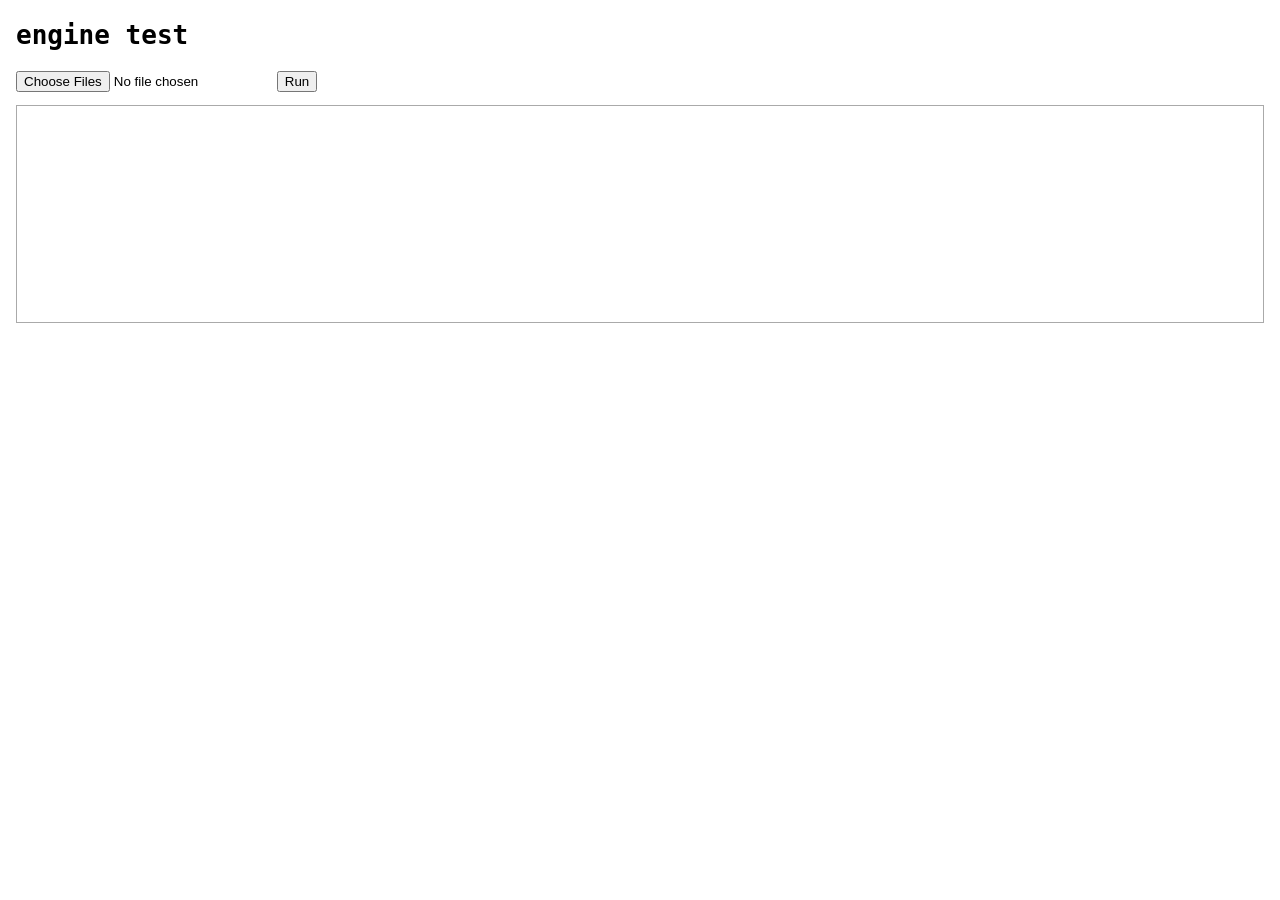
<file: file/_dev/template.html>
<!DOCTYPE html>
<html lang="en">
<head>
<meta charset="UTF-8">
<title>engine test</title>
<script type="importmap">
{"imports":{"three":"https://cdn.jsdelivr.net/npm/three@0.186.0/build/three.module.js",
            "three/addons/":"https://cdn.jsdelivr.net/npm/three@0.186.0/examples/jsm/"}}
</script>
<style>
  body { font: 13px/1.4 ui-monospace, Menlo, monospace; margin: 16px; }
  #log { white-space: pre-wrap; border: 1px solid #aaa; padding: 8px; min-height: 200px; }
  .ok { color: #050; } .err { color: #a00; }
</style>
</head>
<body>
<h1>engine test</h1>
<p><input type="file" id="pick" multiple> <button id="run">Run</button></p>
<div id="log"></div>
<script type="module">
  const logEl = document.getElementById('log');
  window.log = (msg, cls = '') => {
    const line = document.createElement('div');
    line.className = cls;
    line.textContent = typeof msg === 'string' ? msg : JSON.stringify(msg);
    logEl.appendChild(line);
    console.log(msg);
  };
  window.results = {};                       // stash outputs here for inspection

  // Load a sample from file/_dev/samples/ as a File object.
  window.sample = async (name, type = '') => {
    const res = await fetch(`/file/_dev/samples/${name}?v=${Date.now()}`);
    if (!res.ok) throw new Error(`sample ${name}: HTTP ${res.status}`);
    return new File([await res.blob()], name, { type });
  };

  // First 64 bytes, as the UI hands them to detect().
  window.head = async (file) => new Uint8Array(await file.slice(0, 64).arrayBuffer());

  // Cache-busted engine import.
  window.engine = (name) => import(`../engines/${name}.js?v=${Date.now()}`);

  document.getElementById('run').addEventListener('click', async () => {
    try {
      const eng = await engine('REPLACE_ME');
      log(`formats: ${eng.formats.map(f => f.id + (f.read ? 'r' : '') + (f.write ? 'w' : '')).join(' ')}`);
      for (const file of document.getElementById('pick').files) {
        const id = eng.detect(file, await head(file));
        log(`${file.name} -> detect: ${id}`);
      }
    } catch (e) { log(String(e.stack || e), 'err'); }
  });
</script>
</body>
</html>
</file>
<file: file/style.css>
/* bjkravets.com/file — Pebble-style file converter.
   The look mirrors the Ride Glance phone app (PebbleStyle.swift): flat blocks
   of colour from Pebble's 2-bit-per-channel palette (00/55/AA/FF), a coloured
   status bar, grey section strips, uppercase tracked labels, bold values. */

:root {
    --pb-dark-green: #005500;
    --pb-green: #00AA00;
    --pb-dark-red: #AA0000;
    --pb-red: #FF0000;
    --pb-amber: #FFAA00;
    --pb-orange: #AA5500;
    --pb-light-gray: #AAAAAA;
    --pb-dark-gray: #555555;

    --accent: var(--pb-dark-green);
    --accent-text: var(--pb-dark-green);  /* accent used as a foreground colour */
    --on-accent: #ffffff;
    --ink: #000000;
    --paper: #ffffff;
    --page: #e7e7e7;      /* light gray at 28% on white, the strip colour */
    --strip: #e7e7e7;
    --hairline: #d9d9d9;  /* light gray at 45% */
    --track: #d0d0d0;     /* light gray at 55% */
    --label: var(--pb-dark-gray);
    --muted: #777777;
    --danger: var(--pb-dark-red);
    --warn: var(--pb-orange);
    --disabled: var(--pb-light-gray);

    --font: -apple-system, BlinkMacSystemFont, "SF Pro Text", "Segoe UI", Roboto, Helvetica, Arial, sans-serif;
}

@media (prefers-color-scheme: dark) {
    :root:not([data-theme="light"]) {
        --ink: #ffffff;
        --paper: #0d100d;
        --page: #000000;
        --strip: #1b201b;
        --hairline: #272c27;
        --track: #2e342e;
        --label: var(--pb-light-gray);
        --muted: #8a8a8a;
        --danger: var(--pb-red);
        --warn: var(--pb-amber);
        --disabled: #3a3f3a;
        --accent-text: var(--pb-green);  /* #005500 text is unreadable on near-black */
    }
}

:root[data-theme="dark"] {
    --ink: #ffffff;
    --paper: #0d100d;
    --page: #000000;
    --strip: #1b201b;
    --hairline: #272c27;
    --track: #2e342e;
    --label: var(--pb-light-gray);
    --muted: #8a8a8a;
    --danger: var(--pb-red);
    --warn: var(--pb-amber);
    --disabled: #3a3f3a;
    --accent-text: var(--pb-green);
}

* { box-sizing: border-box; }

html {
    background: var(--page);
    scroll-padding-top: calc(48px + env(safe-area-inset-top));  /* keep focused controls clear of the sticky bar */
}

body {
    margin: 0;
    background: var(--page);
    color: var(--ink);
    font-family: var(--font);
    font-size: 15px;
    line-height: 1.3;
    -webkit-font-smoothing: antialiased;
}

button, select, input, output, kbd {
    font-family: inherit;
}

button {
    cursor: pointer;
}

:focus-visible {
    outline: 2px solid var(--accent-text);
    outline-offset: 2px;
}

/* ---- the phone column ---------------------------------------------------- */

.phone {
    max-width: 560px;
    min-height: 100vh;
    min-height: 100dvh;
    overflow-x: clip;
    margin: 0 auto;
    background: var(--paper);
}

@media (min-width: 600px) {
    .phone {
        border-left: 1px solid var(--hairline);
        border-right: 1px solid var(--hairline);
    }
}

/* ---- shared type styles -------------------------------------------------- */

.label {
    font-size: 12px;
    font-weight: 700;
    letter-spacing: 0.8px;
    text-transform: uppercase;
    color: var(--label);
}

.value {
    font-size: 19px;
    font-weight: 700;
    font-variant-numeric: tabular-nums;
    color: var(--ink);
}

/* ---- status bar ---------------------------------------------------------- */

.statusbar {
    position: sticky;
    top: 0;
    z-index: 10;
    padding: 11px 14px;
    padding-top: calc(11px + env(safe-area-inset-top));
    background: var(--accent);
    color: var(--on-accent);
    text-align: center;
    font-size: 17px;
    font-weight: 700;
    letter-spacing: 0.6px;
    text-transform: uppercase;
    transition: background 0.15s;
}

body.dragging .statusbar {
    background: var(--pb-green);
}

/* ---- segment bar (domain indicator) -------------------------------------- */

.segments {
    display: flex;
    gap: 1px;
}

.segment {
    flex: 1 1 0;
    padding: 11px 6px;
    border: 0;
    background: var(--strip);
    color: var(--label);
    font-size: 13px;
    font-weight: 700;
    letter-spacing: 1px;
    text-transform: uppercase;
    line-height: 1.15;
}

.segment.on {
    background: var(--accent);
    color: var(--on-accent);
}

.segment:disabled {
    cursor: default;
    color: var(--disabled);
}

@media (max-width: 400px) {
    .segment { font-size: 11px; letter-spacing: 0.6px; }
}

/* ---- section strip ------------------------------------------------------- */

.strip {
    display: flex;
    align-items: center;
    justify-content: space-between;
    gap: 12px;
    padding: 7px 14px;
    background: var(--strip);
    font-size: 12px;
    font-weight: 700;
    letter-spacing: 1.1px;
    text-transform: uppercase;
    color: var(--label);
}

.strip-action {
    padding: 2px 0;
    border: 0;
    background: none;
    color: var(--accent-text);
    font-size: 12px;
    font-weight: 700;
    letter-spacing: 1.1px;
    text-transform: uppercase;
}

/* ---- rows ---------------------------------------------------------------- */

.row {
    display: flex;
    align-items: center;
    justify-content: space-between;
    gap: 12px;
    padding: 9px 14px;
    border-bottom: 1px solid var(--hairline);
}

.row .label { flex: 0 1 auto; }

.row.keys {
    justify-content: flex-start;
    font-size: 15px;
    font-weight: 700;
}

.row .help {
    flex-basis: 100%;
    margin-top: -2px;
    font-size: 12px;
    color: var(--muted);
}

.row.setting {
    flex-wrap: wrap;
}

.row .status-text {
    font-size: 12px;
    color: var(--muted);
}

/* ---- drop zone ----------------------------------------------------------- */

.dropzone {
    display: block;
    width: calc(100% - 28px);
    margin: 12px 14px;
    padding: 26px 14px;
    border: 2px dashed var(--pb-light-gray);
    border-radius: 3px;
    background: none;
    color: var(--ink);
    text-align: center;
    transition: border-color 0.15s, background 0.15s;
}

.dropzone:focus-visible,
body.dragging .dropzone {
    border-color: var(--accent-text);
    background: var(--strip);
}

/* Hover styles only where hover exists: iOS keeps :hover stuck after a tap. */
@media (hover: hover) {
    .dropzone:hover {
        border-color: var(--accent-text);
        background: var(--strip);
    }
    .file-remove:hover { background: var(--strip); }
}

.dropzone-title {
    display: block;
    font-size: 18px;
    font-weight: 700;
    letter-spacing: 1px;
    text-transform: uppercase;
}

.dropzone-hint {
    display: block;
    margin-top: 5px;
    font-size: 12px;
    font-weight: 700;
    letter-spacing: 0.8px;
    text-transform: uppercase;
    color: var(--label);
}

.dropzone.compact {
    margin-top: 10px;
    padding: 11px 14px;
}

.dropzone.compact .dropzone-title { font-size: 13px; }
.dropzone.compact .dropzone-hint { display: none; }

/* ---- file rows ----------------------------------------------------------- */

.file {
    padding: 9px 14px 10px;
    border-bottom: 1px solid var(--hairline);
}

.file-head {
    display: flex;
    align-items: center;
    gap: 9px;
    min-width: 0;
}

.file-name {
    flex: 1 1 auto;
    min-width: 0;
    overflow: hidden;
    text-overflow: ellipsis;
    white-space: nowrap;
    font-size: 15px;
    font-weight: 700;
}

.file-size {
    flex: 0 0 auto;
    font-size: 13px;
    font-weight: 700;
    font-variant-numeric: tabular-nums;
    color: var(--label);
}

.file-remove {
    flex: 0 0 auto;
    width: 26px;
    height: 26px;
    margin-right: -6px;
    padding: 0;
    border: 0;
    border-radius: 3px;
    background: none;
    color: var(--label);
    font-size: 20px;
    line-height: 1;
}

.file-remove:disabled { opacity: 0.35; cursor: default; }

.file-line {
    display: flex;
    align-items: center;
    justify-content: space-between;
    gap: 10px;
    margin-top: 6px;
    min-width: 0;
    overflow-wrap: anywhere;
    font-size: 12px;
    font-weight: 700;
    letter-spacing: 0.6px;
    text-transform: uppercase;
    color: var(--label);
}

.file-line > * { min-width: 0; }

.file-line.plain { text-transform: none; letter-spacing: 0; font-weight: 600; }
.file-line.ok { color: var(--accent-text); }
.file-line.err { color: var(--danger); }
.file-line.warn { color: var(--warn); }

.file-line .out-name {
    min-width: 0;
    overflow: hidden;
    text-overflow: ellipsis;
    white-space: nowrap;
}

.badge {
    flex: 0 0 auto;
    padding: 3px 7px;
    border-radius: 3px;
    background: var(--pb-dark-gray);
    color: #ffffff;
    font-size: 11px;
    font-weight: 700;
    letter-spacing: 0.8px;
    text-transform: uppercase;
    white-space: nowrap;
}

.badge.green { background: var(--accent); }
.badge.red { background: var(--pb-dark-red); }
.badge.light { background: var(--pb-light-gray); }

/* ---- gauge bar ----------------------------------------------------------- */

.gauge {
    position: relative;
    height: 9px;
    margin-top: 6px;
    border-radius: 2px;
    background: var(--track);
    overflow: hidden;
}

.gauge > i {
    display: block;
    height: 100%;
    width: 0;
    background: var(--accent-text);
    transition: width 0.2s linear;
}

.gauge.indeterminate > i {
    width: 30%;
    animation: gauge-slide 1.2s linear infinite;
}

@keyframes gauge-slide {
    from { transform: translateX(-100%); }
    to   { transform: translateX(340%); }
}

@media (prefers-reduced-motion: reduce) {
    .gauge.indeterminate > i { animation: none; width: 100%; opacity: 0.5; }
}

/* ---- target grid --------------------------------------------------------- */

.grid {
    display: grid;
    grid-template-columns: repeat(3, 1fr);
    gap: 1px;
    background: var(--paper);
}

.grid-group {
    grid-column: 1 / -1;
    padding: 6px 14px 4px;
    font-size: 11px;
    font-weight: 700;
    letter-spacing: 1.1px;
    text-transform: uppercase;
    color: var(--muted);
}

.opt {
    min-height: 48px;
    padding: 10px 6px;
    border: 0;
    background: var(--strip);
    color: var(--label);
    font-size: 13px;
    font-weight: 700;
    letter-spacing: 1px;
    text-transform: uppercase;
    line-height: 1.15;
}

.opt small {
    display: -webkit-box;
    -webkit-box-orient: vertical;
    -webkit-line-clamp: 2;
    overflow: hidden;
    margin-top: 3px;
    font-size: 10px;
    font-weight: 600;
    letter-spacing: 0;
    text-transform: none;
    opacity: 0.85;
}

.opt.on {
    background: var(--accent);
    color: var(--on-accent);
}

/* ---- settings controls --------------------------------------------------- */

.select-wrap {
    position: relative;
    flex: 0 0 auto;
}

.select-wrap::after {
    content: "";
    position: absolute;
    right: 2px;
    top: 50%;
    width: 0;
    height: 0;
    border-left: 5px solid transparent;
    border-right: 5px solid transparent;
    border-top: 6px solid var(--accent-text);
    transform: translateY(-50%);
    pointer-events: none;
}

.select {
    appearance: none;
    -webkit-appearance: none;
    max-width: 220px;
    padding: 4px 18px 4px 4px;
    border: 0;
    border-radius: 3px;
    background: none;
    color: var(--accent-text);
    font-size: 16px;  /* < 16px makes iOS Safari zoom the page on focus */
    font-weight: 700;
    letter-spacing: 0.6px;
    text-transform: uppercase;
}

.range-wrap {
    display: flex;
    align-items: center;
    gap: 10px;
    flex: 0 0 auto;
}

.range-wrap input[type="range"] {
    width: 130px;
    margin: 0;
    accent-color: var(--accent);
}

.range-wrap output,
.number {
    min-width: 52px;
    text-align: right;
    font-size: 15px;
    font-weight: 700;
    font-variant-numeric: tabular-nums;
    color: var(--ink);
}

.number {
    width: 90px;
    padding: 4px 6px;
    font-size: 16px;  /* iOS focus-zoom threshold */
    border: 1px solid var(--hairline);
    border-radius: 3px;
    background: var(--paper);
}

.toggle {
    appearance: none;
    -webkit-appearance: none;
    position: relative;
    flex: 0 0 auto;
    width: 51px;
    height: 31px;
    margin: 0;
    border-radius: 16px;
    background: var(--track);
    cursor: pointer;
    transition: background 0.15s;
}

.toggle::after {
    content: "";
    position: absolute;
    top: 2px;
    left: 2px;
    width: 27px;
    height: 27px;
    border-radius: 50%;
    background: #ffffff;
    transition: transform 0.15s;
}

.toggle:checked { background: var(--accent); }
.toggle:checked::after { transform: translateX(20px); }

/* ---- block buttons ------------------------------------------------------- */

.actions {
    display: flex;
    gap: 10px;
    padding: 12px 14px;
}

.actions:empty { display: none; }

.actions {
    flex-wrap: wrap;
}

.actions .notice {
    flex-basis: 100%;
    padding: 0;
    border: 0;
}

.btn {
    flex: 1 1 0;
    min-height: 44px;
    padding: 12px 10px;
    border: 0;
    border-radius: 3px;
    background: var(--accent);
    color: #ffffff;
    font-size: 14px;
    font-weight: 700;
    letter-spacing: 0.8px;
    text-transform: uppercase;
    line-height: 1.2;
}

.btn.gray { background: var(--pb-dark-gray); }
.btn.red { background: var(--pb-dark-red); }

.btn:disabled {
    background: var(--disabled);
    cursor: default;
}

.btn.small {
    flex: 0 0 auto;
    min-height: 0;
    padding: 5px 10px;
    font-size: 11px;
}

/* ---- browse (supported formats) ------------------------------------------ */

.fmt {
    display: flex;
    align-items: center;
    gap: 10px;
    padding: 9px 14px;
    border-bottom: 1px solid var(--hairline);
}

.fmt-name {
    flex: 1 1 auto;
    font-size: 15px;
    font-weight: 700;
}

.fmt-name small {
    display: block;
    font-size: 12px;
    font-weight: 600;
    color: var(--muted);
}

.fmt-ext {
    font-size: 12px;
    color: var(--muted);
}

/* ---- misc ---------------------------------------------------------------- */

.keycap {
    display: inline-block;
    padding: 3px 8px;
    border-radius: 3px;
    background: var(--pb-dark-gray);
    color: #ffffff;
    font-size: 11px;
    font-weight: 700;
    letter-spacing: 0.8px;
    text-transform: uppercase;
    white-space: nowrap;
}

.footnote {
    margin: 0;
    padding: 10px 14px;
    font-size: 12px;
    font-weight: 600;
    line-height: 1.4;
    color: var(--label);
}

.footnote.last {
    padding-top: 18px;
    padding-bottom: calc(28px + env(safe-area-inset-bottom));
}

.notice {
    padding: 10px 14px;
    border-bottom: 1px solid var(--hairline);
    font-size: 13px;
    font-weight: 600;
    color: var(--muted);
}

.notice.err { color: var(--danger); }

[hidden] { display: none !important; }
</file>
